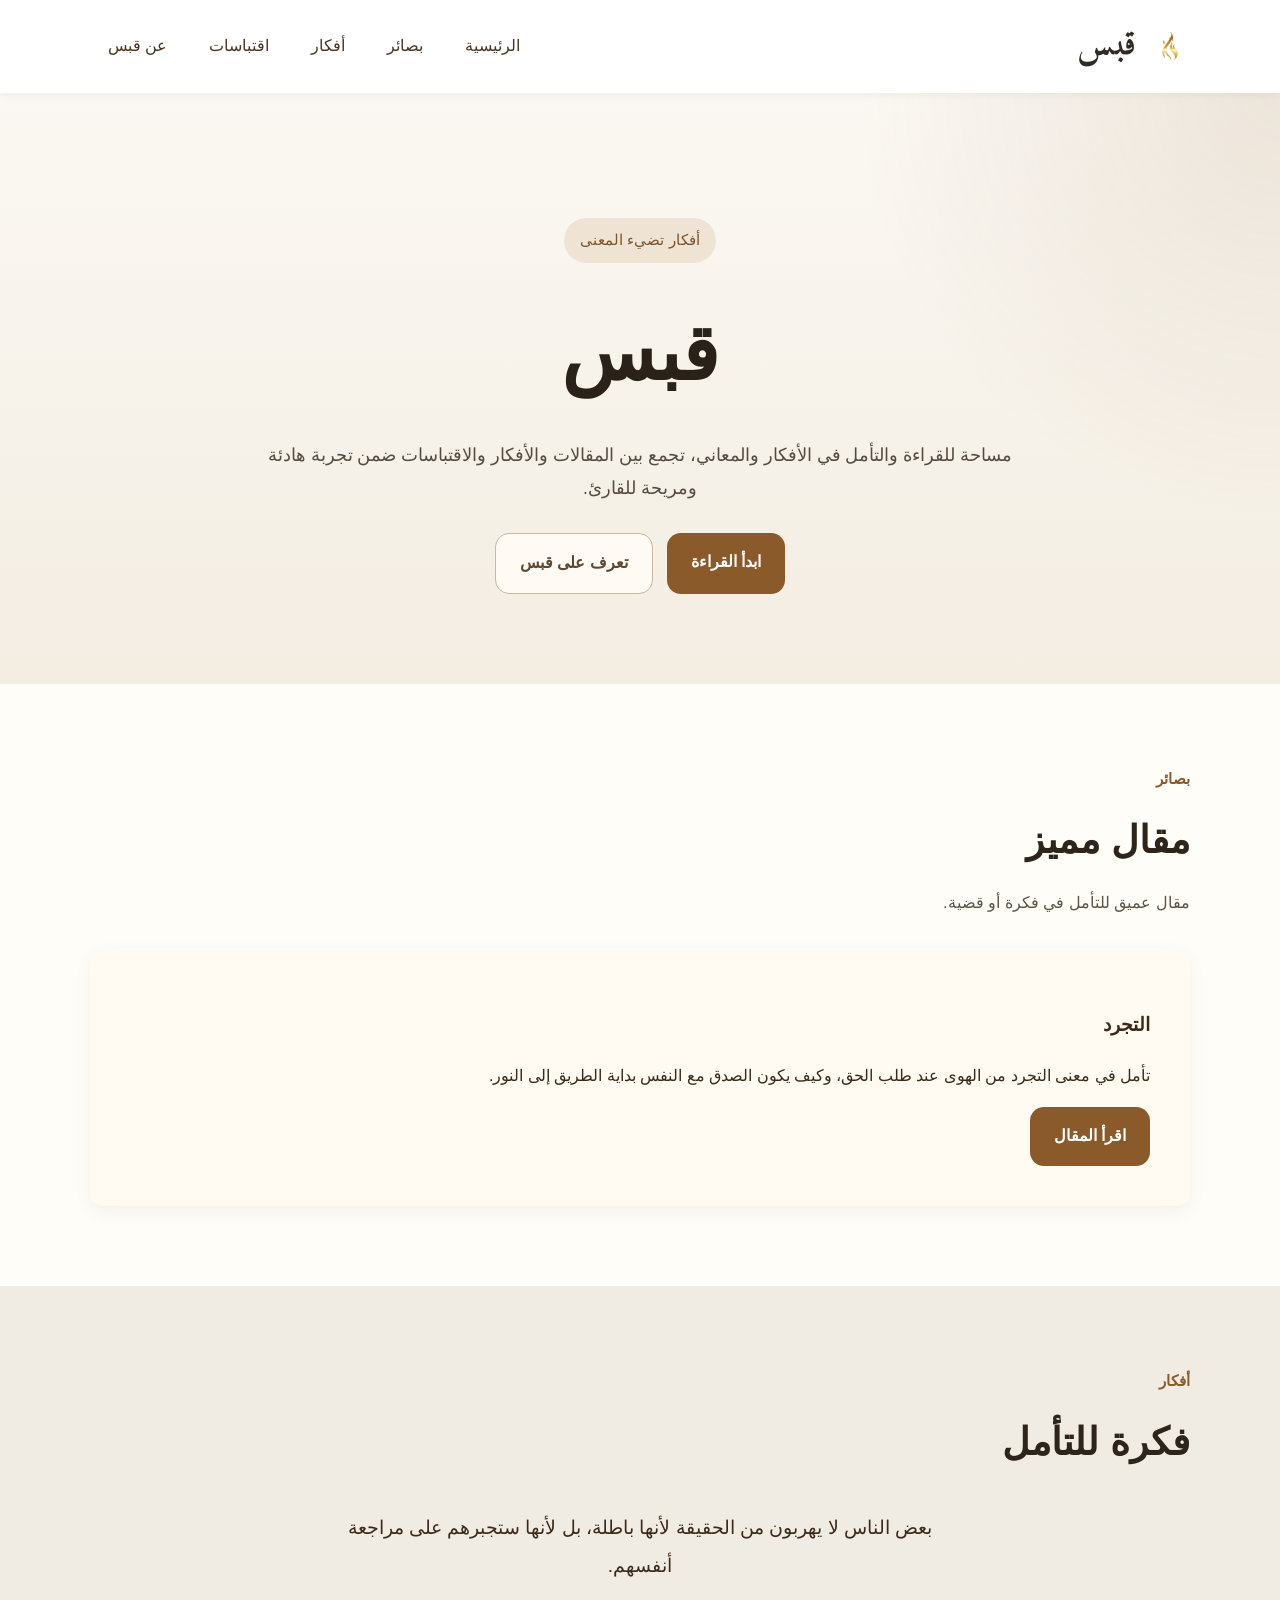
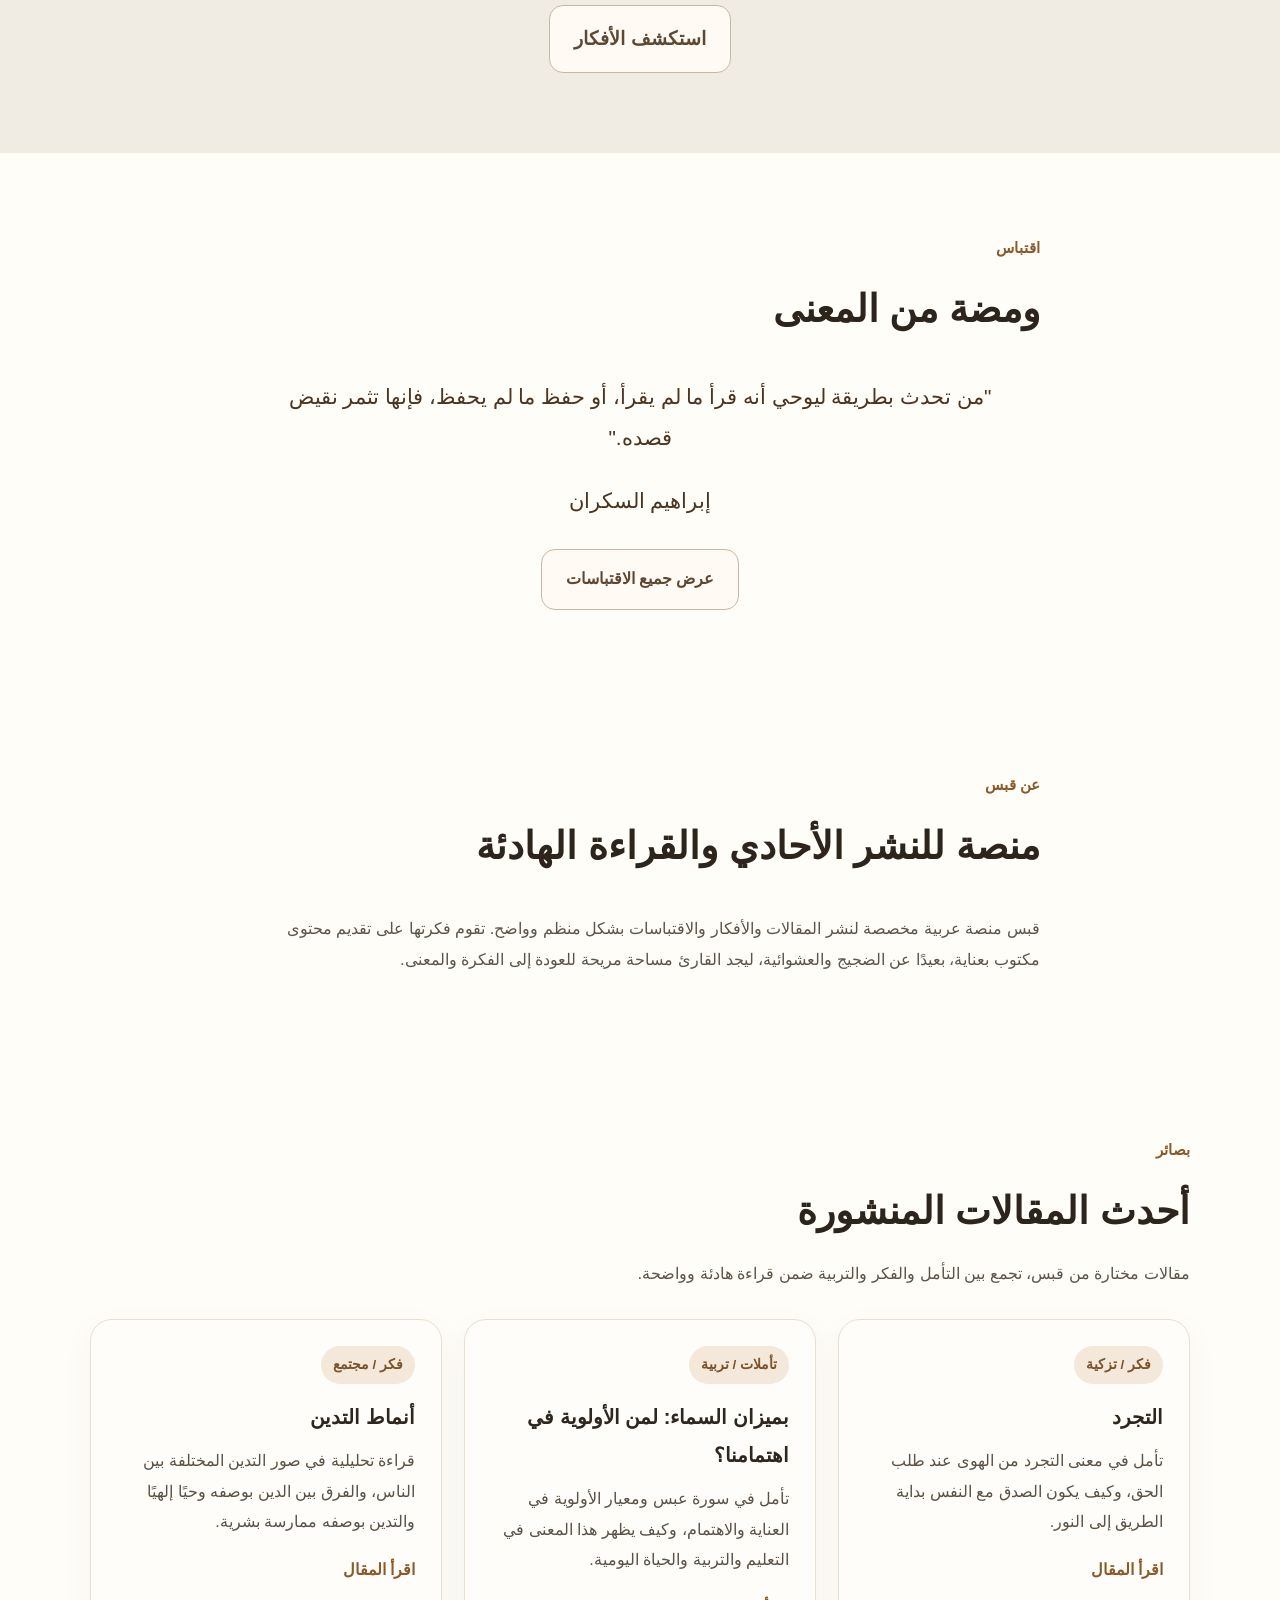
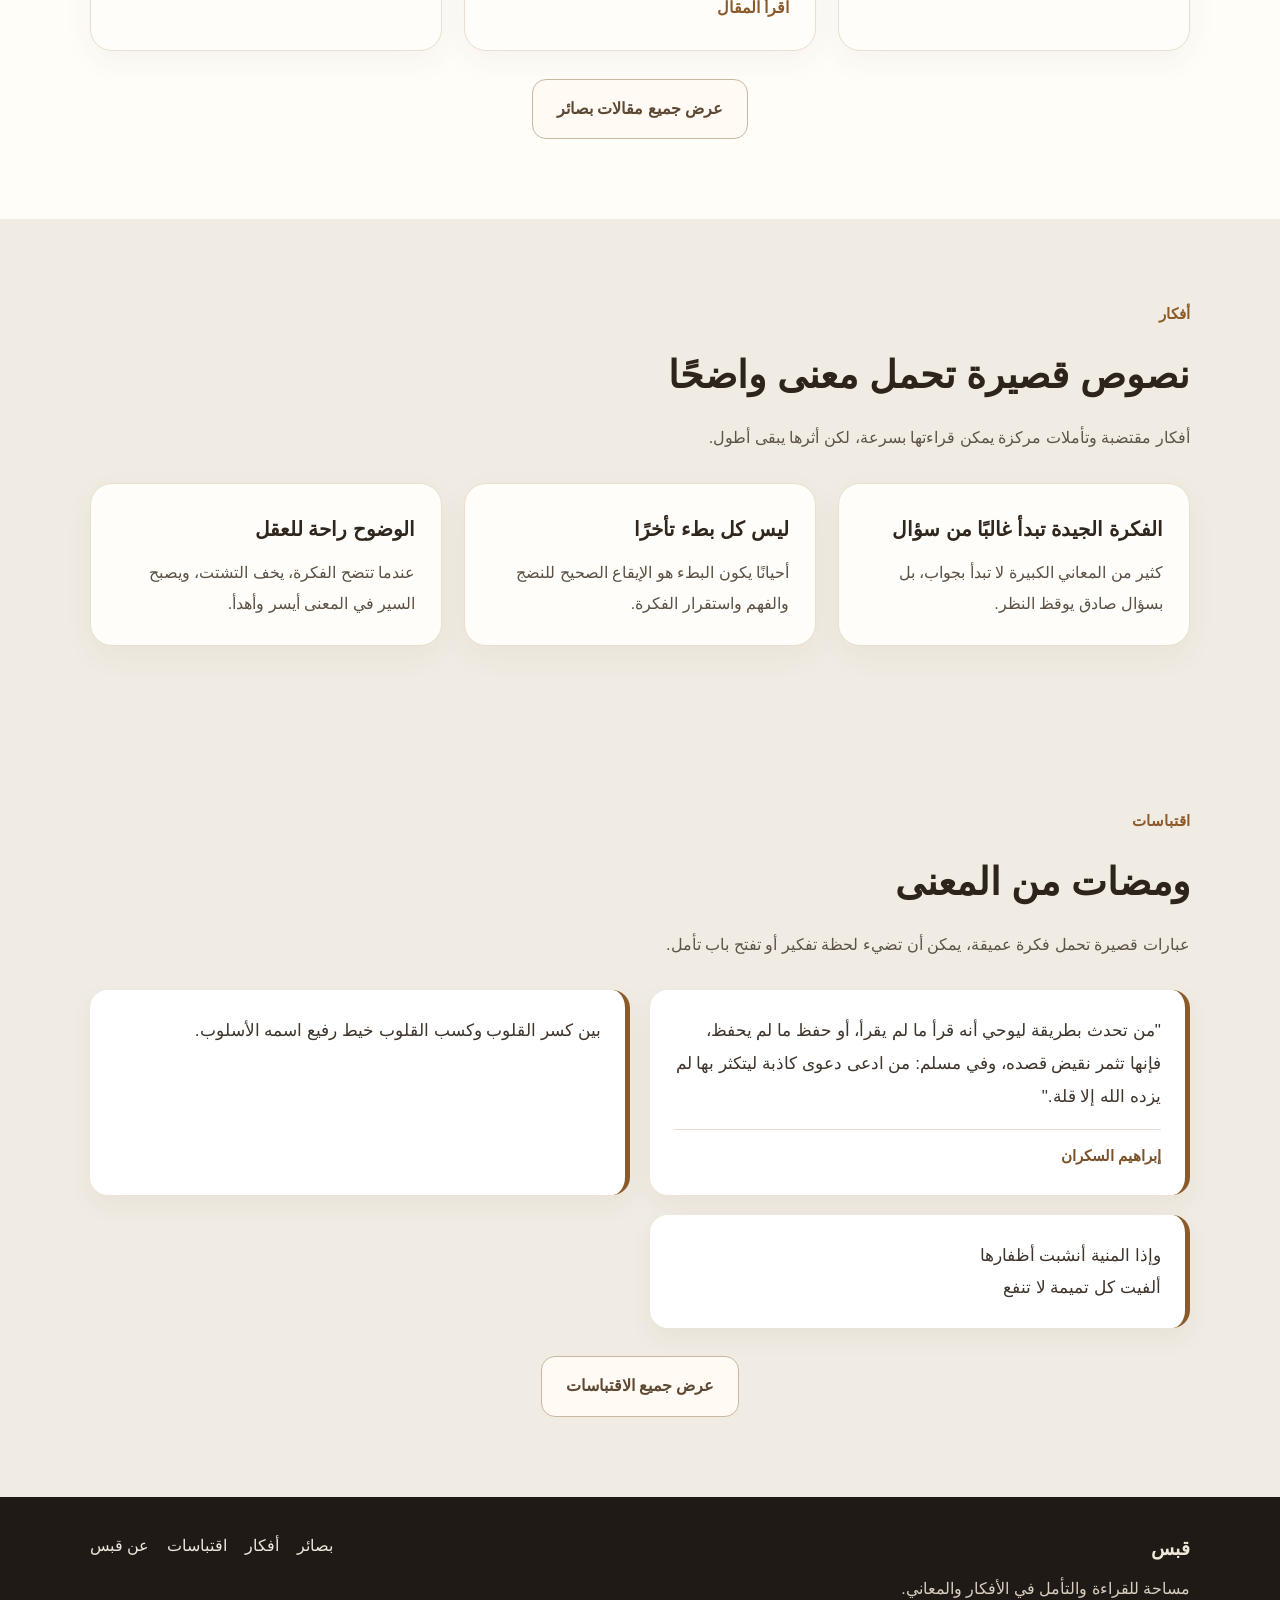
<file: qabas/index.html>
<!DOCTYPE html>
<html lang="ar" dir="rtl">
<head>
  <!-- Basic page metadata -->
  <meta charset="UTF-8" />
  <meta name="viewport" content="width=device-width, initial-scale=1.0" />
  <title>قبس</title>
  <meta
    name="description"
    content="قبس - مساحة للقراءة والتأمل في الأفكار والمعاني"
  />

  <!-- Google font -->
  <link
    href="https://fonts.googleapis.com/css2?family=Amiri:wght@400;700&display=swap"
    rel="stylesheet"
  />

  <!-- Main stylesheet -->
  <link rel="stylesheet" href="css/style.css" />
</head>
<body>
  <!-- Site header -->
  <header class="site-header">
    <div class="container header-content">
      <!-- Logo -->
      <a href="index.html" class="logo" aria-label="العودة إلى الصفحة الرئيسية">
        <img src="images/flame.png" alt="شعار قبس" />
        <span class="logo-text">قبس</span>
      </a>

      <!-- Mobile menu button -->
      <button class="menu-toggle" id="menuToggle" aria-label="فتح القائمة">
        ☰
      </button>

      <!-- Main navigation -->
      <nav class="main-nav" id="mainNav">
        <a href="index.html">الرئيسية</a>
        <a href="pages/basair.html">بصائر</a>
        <a href="pages/afkar.html">أفكار</a>
        <a href="pages/quotes.html">اقتباسات</a>
        <a href="pages/about.html">عن قبس</a>
      </nav>
    </div>
  </header>

  <main>
    <!-- Hero section -->
    <section class="hero">
      <div class="container hero-content">
        <p class="hero-tag">أفكار تضيء المعنى</p>
        <h1>قبس</h1>
        <p class="hero-text">
          مساحة للقراءة والتأمل في الأفكار والمعاني، تجمع بين المقالات
          والأفكار والاقتباسات ضمن تجربة هادئة ومريحة للقارئ.
        </p>

        <div class="hero-actions">
          <a href="#latest-articles" class="btn btn-primary">ابدأ القراءة</a>
          <a href="pages/about.html" class="btn btn-secondary">تعرف على قبس</a>
        </div>
      </div>
    </section>

    <!-- Featured article section -->
    <section class="section-space">
      <div class="container">
        <div class="section-heading">
          <span class="section-kicker">بصائر</span>
          <h2>مقال مميز</h2>
          <p class="section-text">
            مقال عميق للتأمل في فكرة أو قضية.
          </p>
        </div>

        <article class="featured-article">
          <h3>التجرد</h3>
          <p>
            تأمل في معنى التجرد من الهوى عند طلب الحق، وكيف يكون الصدق مع النفس
            بداية الطريق إلى النور.
          </p>

          <a href="articles/article-3.html" class="btn btn-primary">
            اقرأ المقال
          </a>
        </article>
      </div>
    </section>

    <!-- Featured idea section -->
    <section class="section-space alt-section">
      <div class="container">
        <div class="section-heading">
          <span class="section-kicker">أفكار</span>
          <h2>فكرة للتأمل</h2>
        </div>

        <div class="idea-home">
          <p>
            بعض الناس لا يهربون من الحقيقة لأنها باطلة،
            بل لأنها ستجبرهم على مراجعة أنفسهم.
          </p>

          <a href="pages/afkar.html" class="btn btn-secondary">
            استكشف الأفكار
          </a>
        </div>
      </div>
    </section>

    <!-- Highlighted quote section -->
    <section class="section-space">
      <div class="container narrow">
        <div class="section-heading">
          <span class="section-kicker">اقتباس</span>
          <h2>ومضة من المعنى</h2>
        </div>

        <blockquote class="quote-highlight">
          <p>
            "من تحدث بطريقة ليوحي أنه قرأ ما لم يقرأ،
            أو حفظ ما لم يحفظ،
            فإنها تثمر نقيض قصده."
          </p>
          <footer>إبراهيم السكران</footer>
        </blockquote>

        <div class="section-more">
          <a href="pages/quotes.html" class="btn btn-secondary">
            عرض جميع الاقتباسات
          </a>
        </div>
      </div>
    </section>

    <!-- About platform section -->
    <section class="intro section-space">
      <div class="container narrow">
        <div class="section-heading">
          <span class="section-kicker">عن قبس</span>
          <h2>منصة للنشر الأحادي والقراءة الهادئة</h2>
        </div>

        <p class="section-text">
          قبس منصة عربية مخصصة لنشر المقالات والأفكار والاقتباسات بشكل منظم
          وواضح. تقوم فكرتها على تقديم محتوى مكتوب بعناية، بعيدًا عن الضجيج
          والعشوائية، ليجد القارئ مساحة مريحة للعودة إلى الفكرة والمعنى.
        </p>
      </div>
    </section>

    <!-- Latest articles section -->
    <section class="section-space" id="latest-articles">
      <div class="container">
        <div class="section-heading">
          <span class="section-kicker">بصائر</span>
          <h2>أحدث المقالات المنشورة</h2>
          <p class="section-text">
            مقالات مختارة من قبس، تجمع بين التأمل والفكر والتربية ضمن قراءة
            هادئة وواضحة.
          </p>
        </div>

        <div class="cards-grid cards-grid-large">
          <article class="card card-feature">
            <span class="card-badge">فكر / تزكية</span>
            <h3>التجرد</h3>
            <p>
              تأمل في معنى التجرد من الهوى عند طلب الحق، وكيف يكون الصدق مع النفس
              بداية الطريق إلى النور.
            </p>
            <a href="articles/article-3.html" class="card-link">اقرأ المقال</a>
          </article>

          <article class="card card-feature">
            <span class="card-badge">تأملات / تربية</span>
            <h3>بميزان السماء: لمن الأولوية في اهتمامنا؟</h3>
            <p>
              تأمل في سورة عبس ومعيار الأولوية في العناية والاهتمام، وكيف يظهر
              هذا المعنى في التعليم والتربية والحياة اليومية.
            </p>
            <a href="articles/article-5.html" class="card-link">اقرأ المقال</a>
          </article>

          <article class="card card-feature">
            <span class="card-badge">فكر / مجتمع</span>
            <h3>أنماط التدين</h3>
            <p>
              قراءة تحليلية في صور التدين المختلفة بين الناس، والفرق بين الدين
              بوصفه وحيًا إلهيًا والتدين بوصفه ممارسة بشرية.
            </p>
            <a href="articles/article-4.html" class="card-link">اقرأ المقال</a>
          </article>
        </div>

        <div class="section-more">
          <a href="pages/basair.html" class="btn btn-secondary">
            عرض جميع مقالات بصائر
          </a>
        </div>
      </div>
    </section>

    <!-- Short ideas preview -->
    <section class="section-space alt-section">
      <div class="container">
        <div class="section-heading">
          <span class="section-kicker">أفكار</span>
          <h2>نصوص قصيرة تحمل معنى واضحًا</h2>
          <p class="section-text">
            أفكار مقتضبة وتأملات مركزة يمكن قراءتها بسرعة، لكن أثرها يبقى أطول.
          </p>
        </div>

        <div class="cards-grid cards-grid-small">
          <article class="card">
            <h3>الفكرة الجيدة تبدأ غالبًا من سؤال</h3>
            <p>
              كثير من المعاني الكبيرة لا تبدأ بجواب، بل بسؤال صادق يوقظ النظر.
            </p>
          </article>

          <article class="card">
            <h3>ليس كل بطء تأخرًا</h3>
            <p>
              أحيانًا يكون البطء هو الإيقاع الصحيح للنضج والفهم واستقرار الفكرة.
            </p>
          </article>

          <article class="card">
            <h3>الوضوح راحة للعقل</h3>
            <p>
              عندما تتضح الفكرة، يخف التشتت، ويصبح السير في المعنى أيسر وأهدأ.
            </p>
          </article>
        </div>
      </div>
    </section>

    <!-- Quotes preview -->
    <section class="section-space alt-section">
      <div class="container">
        <div class="section-heading">
          <span class="section-kicker">اقتباسات</span>
          <h2>ومضات من المعنى</h2>
          <p class="section-text">
            عبارات قصيرة تحمل فكرة عميقة، يمكن أن تضيء لحظة تفكير أو تفتح باب تأمل.
          </p>
        </div>

        <div class="quotes-grid">
          <figure class="quote-card">
            <blockquote>
              <p>
                "من تحدث بطريقة ليوحي أنه قرأ ما لم يقرأ،
                أو حفظ ما لم يحفظ، فإنها تثمر نقيض قصده،
                وفي مسلم: من ادعى دعوى كاذبة ليتكثر بها
                لم يزده الله إلا قلة."
              </p>
            </blockquote>
            <figcaption class="quote-source">إبراهيم السكران</figcaption>
          </figure>

          <figure class="quote-card">
            <blockquote>
              <p>
                بين كسر القلوب وكسب القلوب
                خيط رفيع اسمه الأسلوب.
              </p>
            </blockquote>
          </figure>

          <figure class="quote-card">
            <blockquote>
              <p>
                وإذا المنية أنشبت أظفارها
                <br />
                ألفيت كل تميمة لا تنفع
              </p>
            </blockquote>
          </figure>
        </div>

        <div class="section-more">
          <a href="pages/quotes.html" class="btn btn-secondary">
            عرض جميع الاقتباسات
          </a>
        </div>
      </div>
    </section>
  </main>

  <!-- Site footer -->
  <footer class="site-footer">
    <div class="container footer-content">
      <div>
        <h3>قبس</h3>
        <p>مساحة للقراءة والتأمل في الأفكار والمعاني.</p>
      </div>

      <div class="footer-links">
        <a href="pages/basair.html">بصائر</a>
        <a href="pages/afkar.html">أفكار</a>
        <a href="pages/quotes.html">اقتباسات</a>
        <a href="pages/about.html">عن قبس</a>
      </div>
    </div>
  </footer>

  <!-- Main JavaScript file -->
  <script src="js/script.js"></script>
</body>
</html>
</file>
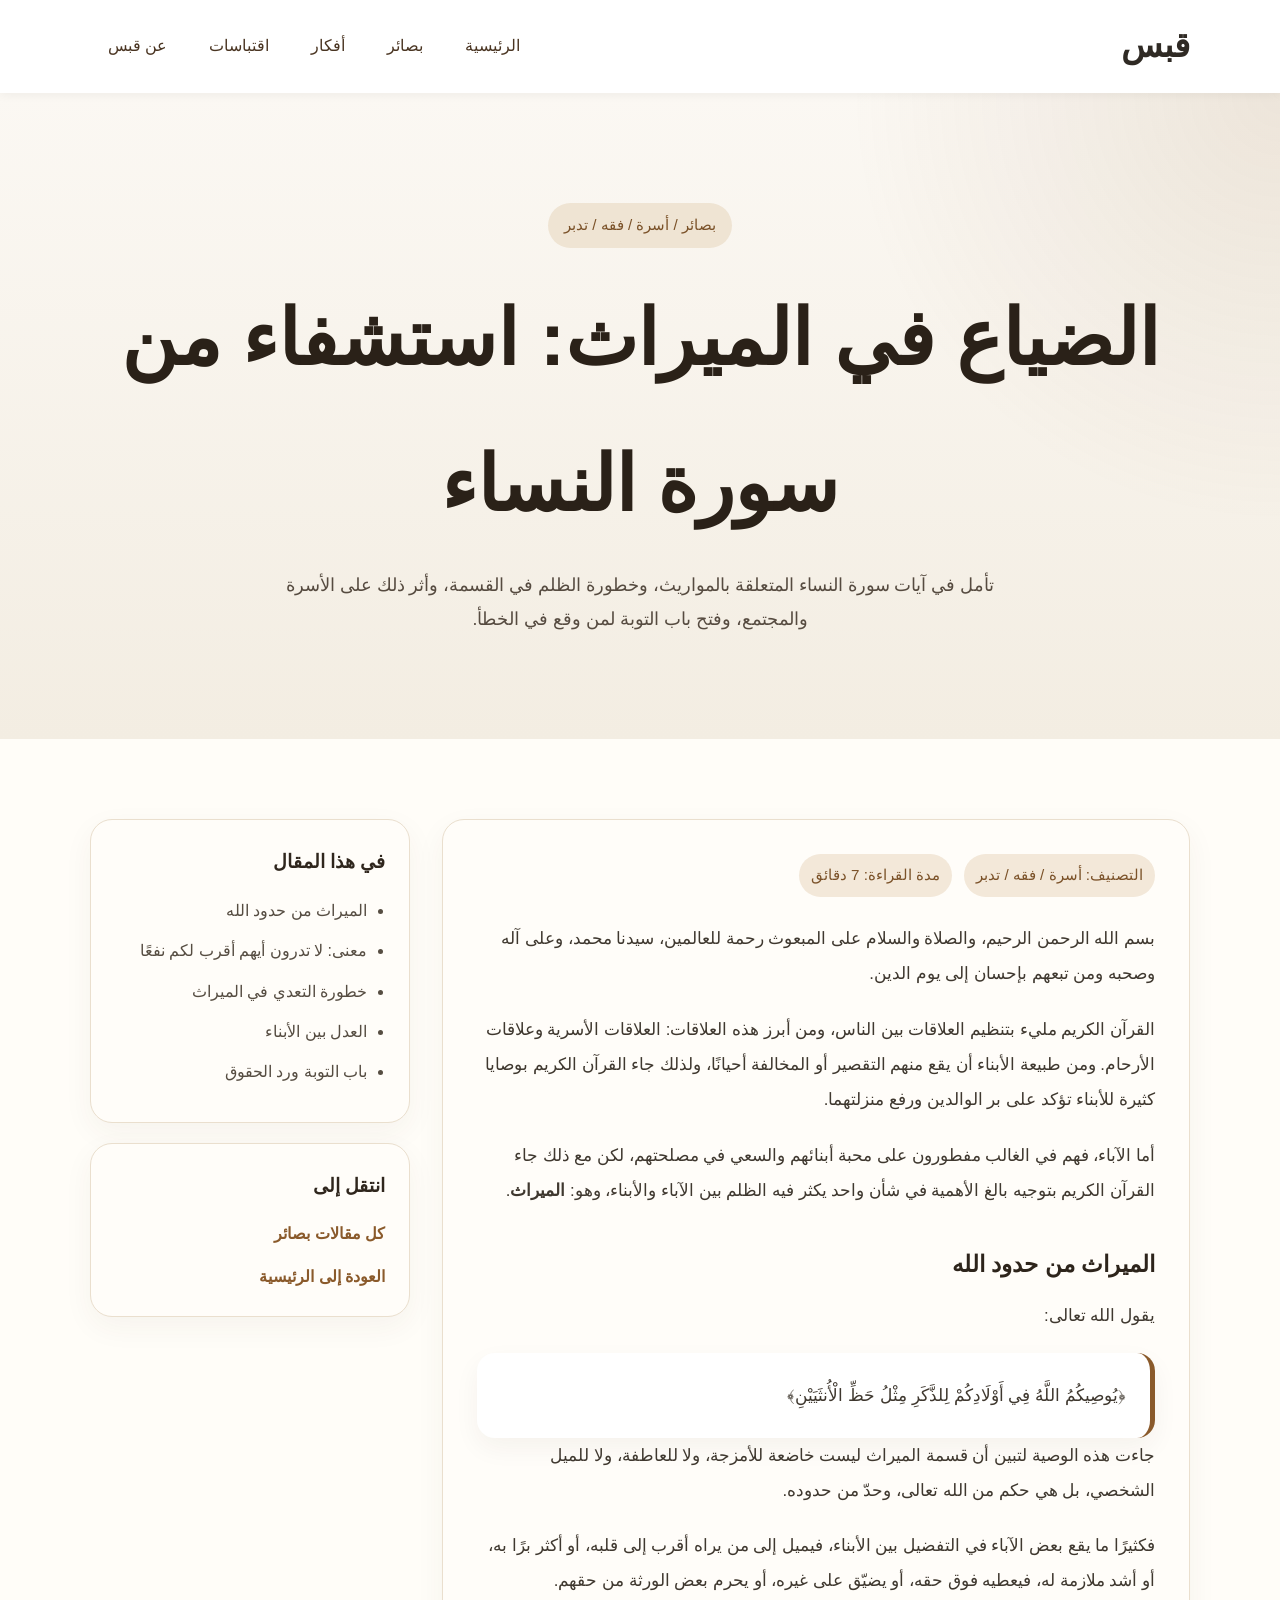
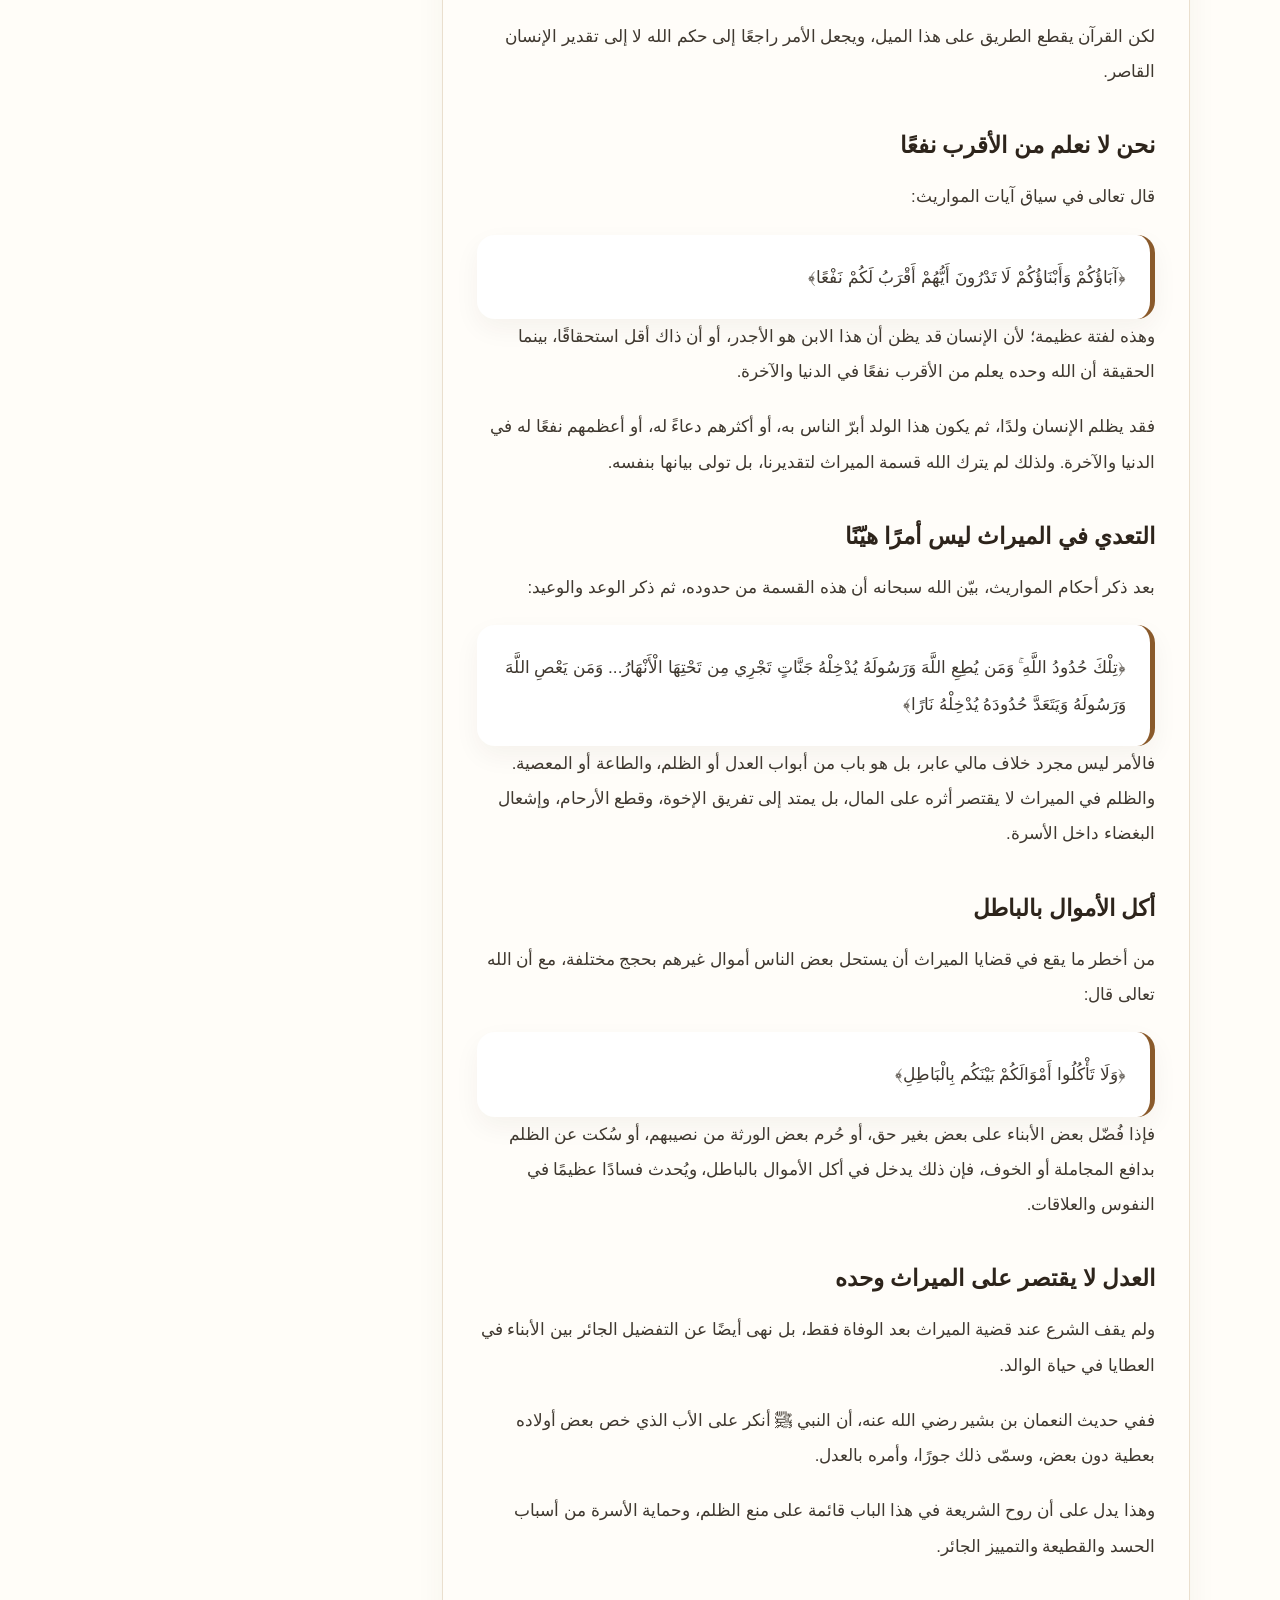
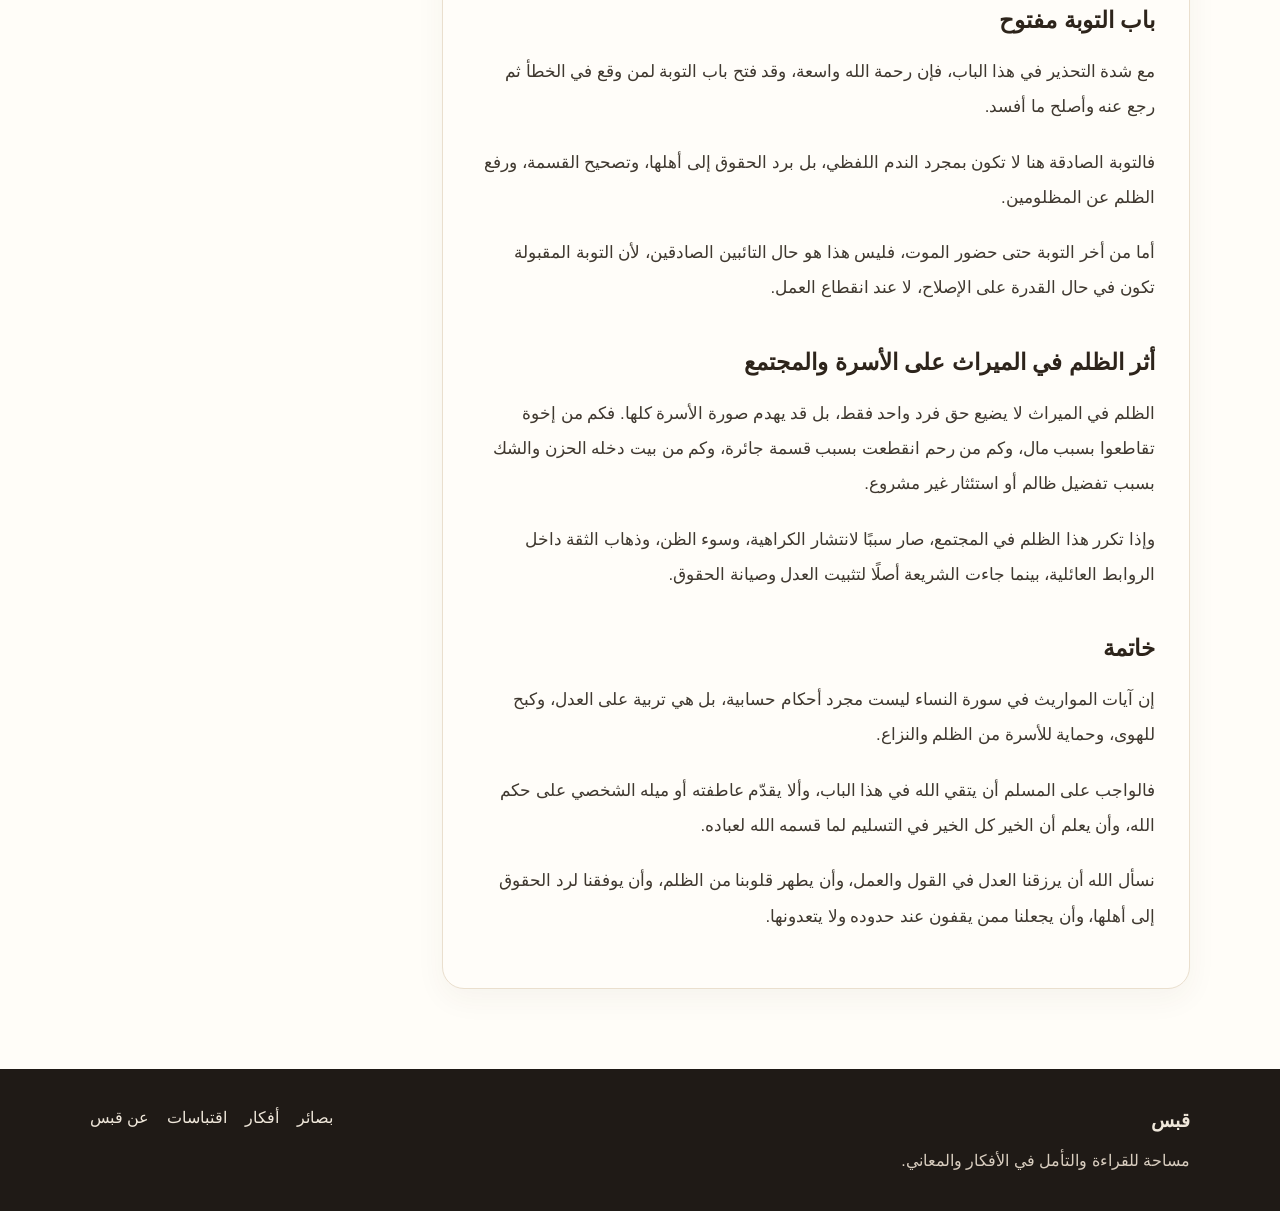
<file: qabas/articles/article-1.html>
<!DOCTYPE html>
<html lang="ar" dir="rtl">
<head>
  <meta charset="UTF-8" />
  <meta name="viewport" content="width=device-width, initial-scale=1.0" />
  <title>الضياع في الميراث: استشفاء من سورة النساء | قبس</title>
  <meta name="description" content="تأمل في آيات سورة النساء المتعلقة بالمواريث، وخطورة الظلم في القسمة، وأثر ذلك على الأسرة والمجتمع." />
  <link rel="stylesheet" href="../css/style.css" />
</head>
<body>
  <header class="site-header">
    <div class="container header-content">
      <a href="../index.html" class="logo">قبس</a>

      <button class="menu-toggle" id="menuToggle" aria-label="فتح القائمة">
        ☰
      </button>

      <nav class="main-nav" id="mainNav">
        <a href="../index.html">الرئيسية</a>
        <a href="../pages/basair.html">بصائر</a>
        <a href="../pages/afkar.html">أفكار</a>
        <a href="../pages/quotes.html">اقتباسات</a>
        <a href="../pages/about.html">عن قبس</a>
      </nav>
    </div>
  </header>

  <main>
    <section class="hero hero-inner">
      <div class="container hero-content">
        <p class="hero-tag">بصائر / أسرة / فقه / تدبر</p>
        <h1>الضياع في الميراث: استشفاء من سورة النساء</h1>
        <p class="hero-text">
          تأمل في آيات سورة النساء المتعلقة بالمواريث، وخطورة الظلم في القسمة،
          وأثر ذلك على الأسرة والمجتمع، وفتح باب التوبة لمن وقع في الخطأ.
        </p>
      </div>
    </section>

    <section class="section-space">
      <div class="container article-layout">
        <article class="article-content">
          <div class="article-meta">
            <span>التصنيف: أسرة / فقه / تدبر</span>
            <span>مدة القراءة: 7 دقائق</span>
          </div>

          <p>
            بسم الله الرحمن الرحيم، والصلاة والسلام على المبعوث رحمة للعالمين،
            سيدنا محمد، وعلى آله وصحبه ومن تبعهم بإحسان إلى يوم الدين.
          </p>

          <p>
            القرآن الكريم مليء بتنظيم العلاقات بين الناس، ومن أبرز هذه العلاقات:
            العلاقات الأسرية وعلاقات الأرحام. ومن طبيعة الأبناء أن يقع منهم
            التقصير أو المخالفة أحيانًا، ولذلك جاء القرآن الكريم بوصايا كثيرة
            للأبناء تؤكد على بر الوالدين ورفع منزلتهما.
          </p>

          <p>
            أما الآباء، فهم في الغالب مفطورون على محبة أبنائهم والسعي في
            مصلحتهم، لكن مع ذلك جاء القرآن الكريم بتوجيه بالغ الأهمية في شأن
            واحد يكثر فيه الظلم بين الآباء والأبناء، وهو: <strong>الميراث</strong>.
          </p>

          <h2>الميراث من حدود الله</h2>

          <p>
            يقول الله تعالى:
          </p>

          <blockquote class="quote-card">
            <p>
              ﴿يُوصِيكُمُ اللَّهُ فِي أَوْلَادِكُمْ لِلذَّكَرِ مِثْلُ حَظِّ الْأُنثَيَيْنِ﴾
            </p>
          </blockquote>

          <p>
            جاءت هذه الوصية لتبين أن قسمة الميراث ليست خاضعة للأمزجة، ولا
            للعاطفة، ولا للميل الشخصي، بل هي حكم من الله تعالى، وحدّ من حدوده.
          </p>

          <p>
            فكثيرًا ما يقع بعض الآباء في التفضيل بين الأبناء، فيميل إلى من يراه
            أقرب إلى قلبه، أو أكثر برًا به، أو أشد ملازمة له، فيعطيه فوق حقه،
            أو يضيّق على غيره، أو يحرم بعض الورثة من حقهم.
          </p>

          <p>
            لكن القرآن يقطع الطريق على هذا الميل، ويجعل الأمر راجعًا إلى حكم
            الله لا إلى تقدير الإنسان القاصر.
          </p>

          <h2>نحن لا نعلم من الأقرب نفعًا</h2>

          <p>
            قال تعالى في سياق آيات المواريث:
          </p>

          <blockquote class="quote-card">
            <p>
              ﴿آبَاؤُكُمْ وَأَبْنَاؤُكُمْ لَا تَدْرُونَ أَيُّهُمْ أَقْرَبُ لَكُمْ نَفْعًا﴾
            </p>
          </blockquote>

          <p>
            وهذه لفتة عظيمة؛ لأن الإنسان قد يظن أن هذا الابن هو الأجدر، أو أن
            ذاك أقل استحقاقًا، بينما الحقيقة أن الله وحده يعلم من الأقرب نفعًا
            في الدنيا والآخرة.
          </p>

          <p>
            فقد يظلم الإنسان ولدًا، ثم يكون هذا الولد أبرّ الناس به، أو أكثرهم
            دعاءً له، أو أعظمهم نفعًا له في الدنيا والآخرة. ولذلك لم يترك الله
            قسمة الميراث لتقديرنا، بل تولى بيانها بنفسه.
          </p>

          <h2>التعدي في الميراث ليس أمرًا هيّنًا</h2>

          <p>
            بعد ذكر أحكام المواريث، بيّن الله سبحانه أن هذه القسمة من حدوده،
            ثم ذكر الوعد والوعيد:
          </p>

          <blockquote class="quote-card">
            <p>
              ﴿تِلْكَ حُدُودُ اللَّهِ ۚ وَمَن يُطِعِ اللَّهَ وَرَسُولَهُ يُدْخِلْهُ
              جَنَّاتٍ تَجْرِي مِن تَحْتِهَا الْأَنْهَارُ... وَمَن يَعْصِ اللَّهَ
              وَرَسُولَهُ وَيَتَعَدَّ حُدُودَهُ يُدْخِلْهُ نَارًا﴾
            </p>
          </blockquote>

          <p>
            فالأمر ليس مجرد خلاف مالي عابر، بل هو باب من أبواب العدل أو الظلم،
            والطاعة أو المعصية. والظلم في الميراث لا يقتصر أثره على المال، بل
            يمتد إلى تفريق الإخوة، وقطع الأرحام، وإشعال البغضاء داخل الأسرة.
          </p>

          <h2>أكل الأموال بالباطل</h2>

          <p>
            من أخطر ما يقع في قضايا الميراث أن يستحل بعض الناس أموال غيرهم بحجج
            مختلفة، مع أن الله تعالى قال:
          </p>

          <blockquote class="quote-card">
            <p>
              ﴿وَلَا تَأْكُلُوا أَمْوَالَكُمْ بَيْنَكُم بِالْبَاطِلِ﴾
            </p>
          </blockquote>

          <p>
            فإذا فُضّل بعض الأبناء على بعض بغير حق، أو حُرم بعض الورثة من
            نصيبهم، أو سُكت عن الظلم بدافع المجاملة أو الخوف، فإن ذلك يدخل في
            أكل الأموال بالباطل، ويُحدث فسادًا عظيمًا في النفوس والعلاقات.
          </p>

          <h2>العدل لا يقتصر على الميراث وحده</h2>

          <p>
            ولم يقف الشرع عند قضية الميراث بعد الوفاة فقط، بل نهى أيضًا عن
            التفضيل الجائر بين الأبناء في العطايا في حياة الوالد.
          </p>

          <p>
            ففي حديث النعمان بن بشير رضي الله عنه، أن النبي ﷺ أنكر على الأب
            الذي خص بعض أولاده بعطية دون بعض، وسمّى ذلك جورًا، وأمره بالعدل.
          </p>

          <p>
            وهذا يدل على أن روح الشريعة في هذا الباب قائمة على منع الظلم،
            وحماية الأسرة من أسباب الحسد والقطيعة والتمييز الجائر.
          </p>

          <h2>باب التوبة مفتوح</h2>

          <p>
            مع شدة التحذير في هذا الباب، فإن رحمة الله واسعة، وقد فتح باب
            التوبة لمن وقع في الخطأ ثم رجع عنه وأصلح ما أفسد.
          </p>

          <p>
            فالتوبة الصادقة هنا لا تكون بمجرد الندم اللفظي، بل برد الحقوق إلى
            أهلها، وتصحيح القسمة، ورفع الظلم عن المظلومين.
          </p>

          <p>
            أما من أخر التوبة حتى حضور الموت، فليس هذا هو حال التائبين الصادقين،
            لأن التوبة المقبولة تكون في حال القدرة على الإصلاح، لا عند انقطاع
            العمل.
          </p>

          <h2>أثر الظلم في الميراث على الأسرة والمجتمع</h2>

          <p>
            الظلم في الميراث لا يضيع حق فرد واحد فقط، بل قد يهدم صورة الأسرة
            كلها. فكم من إخوة تقاطعوا بسبب مال، وكم من رحم انقطعت بسبب قسمة
            جائرة، وكم من بيت دخله الحزن والشك بسبب تفضيل ظالم أو استئثار غير
            مشروع.
          </p>

          <p>
            وإذا تكرر هذا الظلم في المجتمع، صار سببًا لانتشار الكراهية، وسوء
            الظن، وذهاب الثقة داخل الروابط العائلية، بينما جاءت الشريعة أصلًا
            لتثبيت العدل وصيانة الحقوق.
          </p>

          <h2>خاتمة</h2>

          <p>
            إن آيات المواريث في سورة النساء ليست مجرد أحكام حسابية، بل هي
            تربية على العدل، وكبح للهوى، وحماية للأسرة من الظلم والنزاع.
          </p>

          <p>
            فالواجب على المسلم أن يتقي الله في هذا الباب، وألا يقدّم عاطفته
            أو ميله الشخصي على حكم الله، وأن يعلم أن الخير كل الخير في التسليم
            لما قسمه الله لعباده.
          </p>

          <p>
            نسأل الله أن يرزقنا العدل في القول والعمل، وأن يطهر قلوبنا من
            الظلم، وأن يوفقنا لرد الحقوق إلى أهلها، وأن يجعلنا ممن يقفون عند
            حدوده ولا يتعدونها.
          </p>
        </article>

        <aside class="article-sidebar">
          <div class="sidebar-card">
            <h3>في هذا المقال</h3>
            <ul class="sidebar-list">
              <li>الميراث من حدود الله</li>
              <li>معنى: لا تدرون أيهم أقرب لكم نفعًا</li>
              <li>خطورة التعدي في الميراث</li>
              <li>العدل بين الأبناء</li>
              <li>باب التوبة ورد الحقوق</li>
            </ul>
          </div>

          <div class="sidebar-card">
            <h3>انتقل إلى</h3>
            <div class="sidebar-links">
              <a href="../pages/basair.html">كل مقالات بصائر</a>
              <a href="../index.html">العودة إلى الرئيسية</a>
            </div>
          </div>
        </aside>
      </div>
    </section>
  </main>

  <footer class="site-footer">
    <div class="container footer-content">
      <div>
        <h3>قبس</h3>
        <p>مساحة للقراءة والتأمل في الأفكار والمعاني.</p>
      </div>

      <div class="footer-links">
        <a href="../pages/basair.html">بصائر</a>
        <a href="../pages/afkar.html">أفكار</a>
        <a href="../pages/quotes.html">اقتباسات</a>
        <a href="../pages/about.html">عن قبس</a>
      </div>
    </div>
  </footer>

  <script src="../js/script.js"></script>
</body>
</html>
</file>
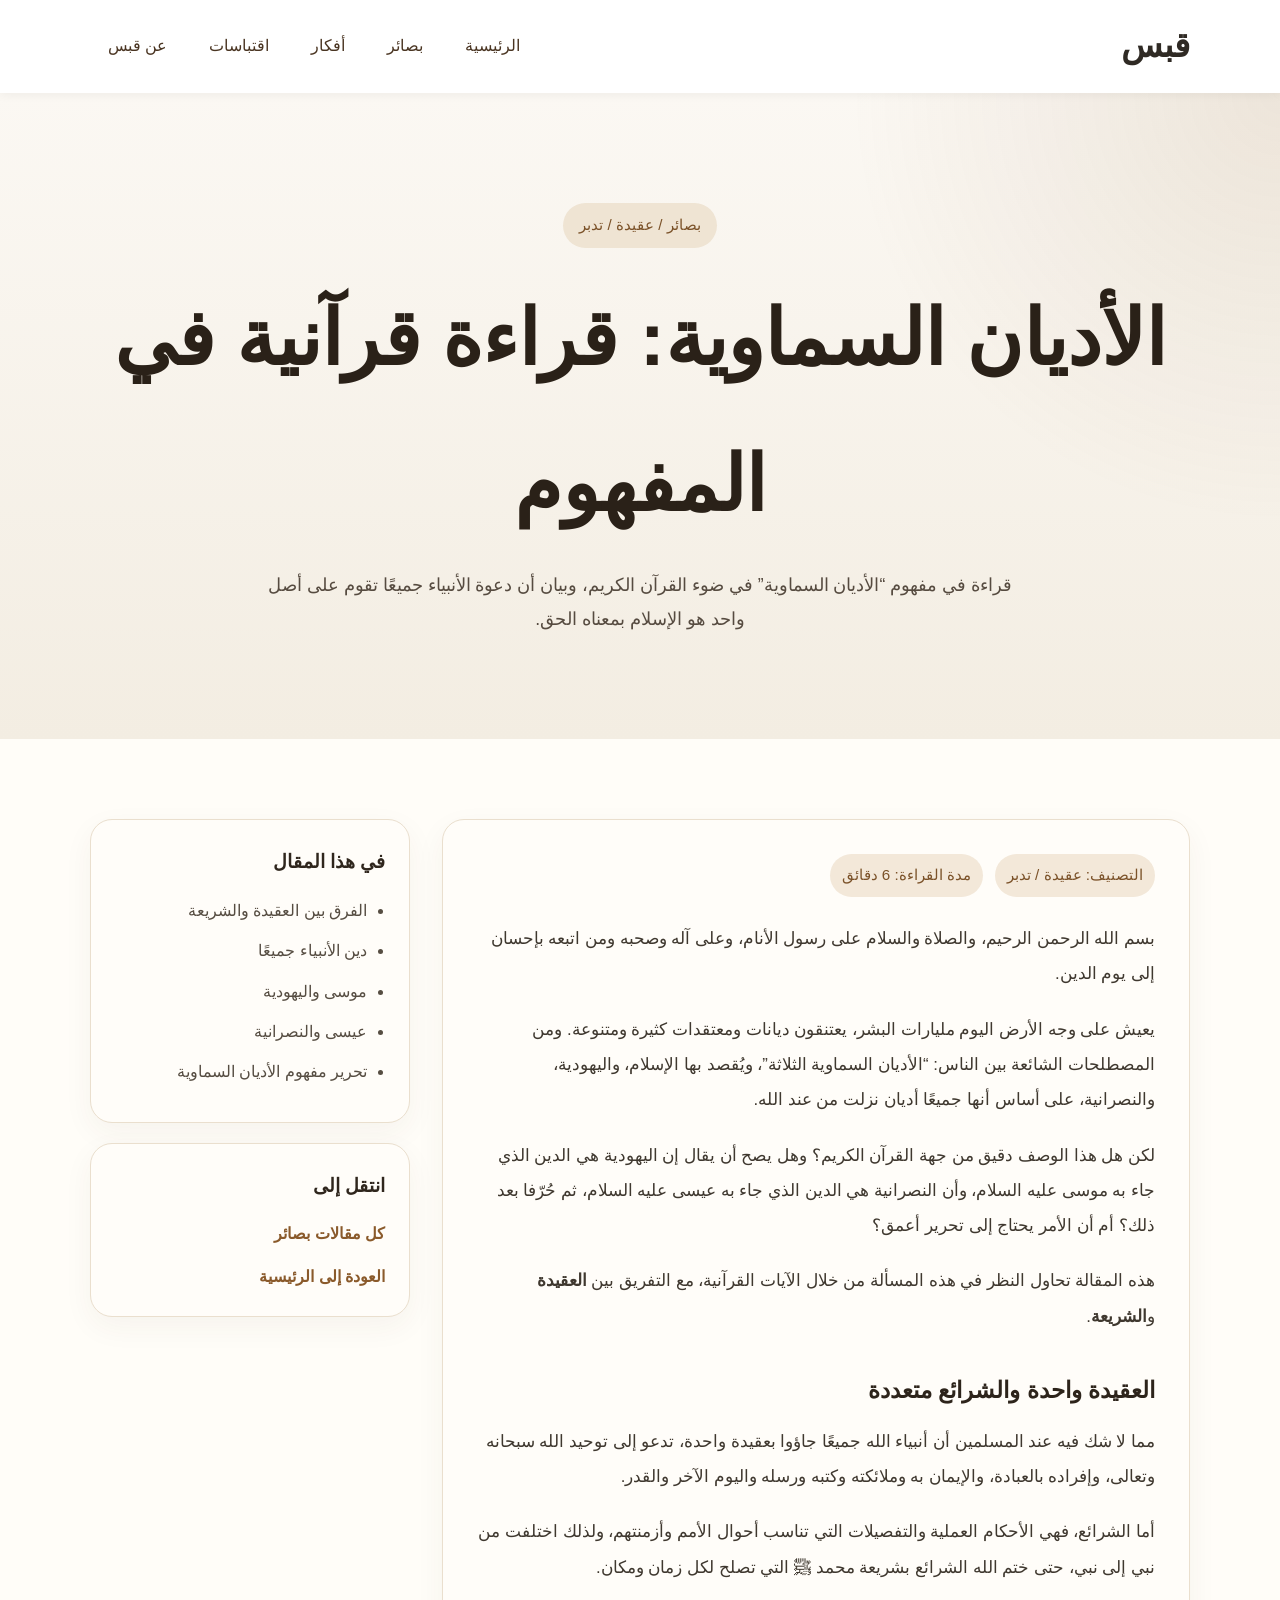
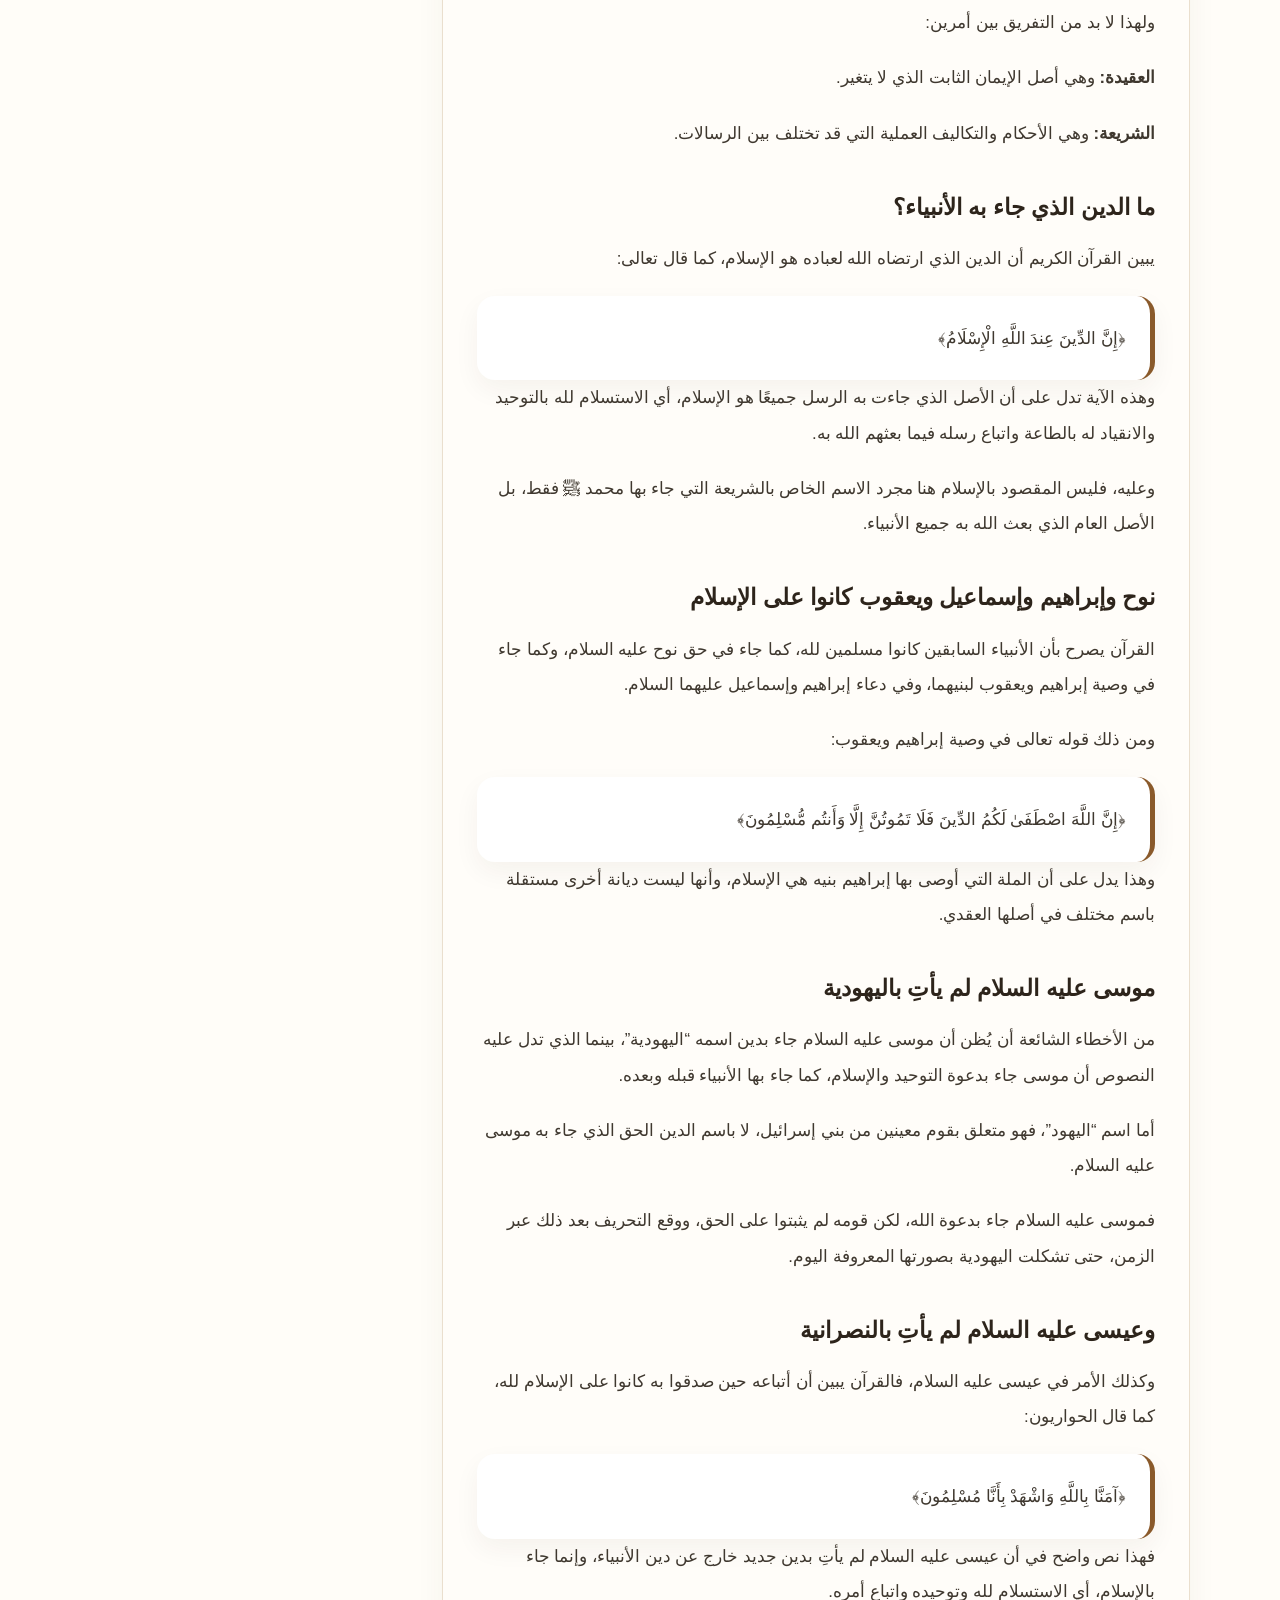
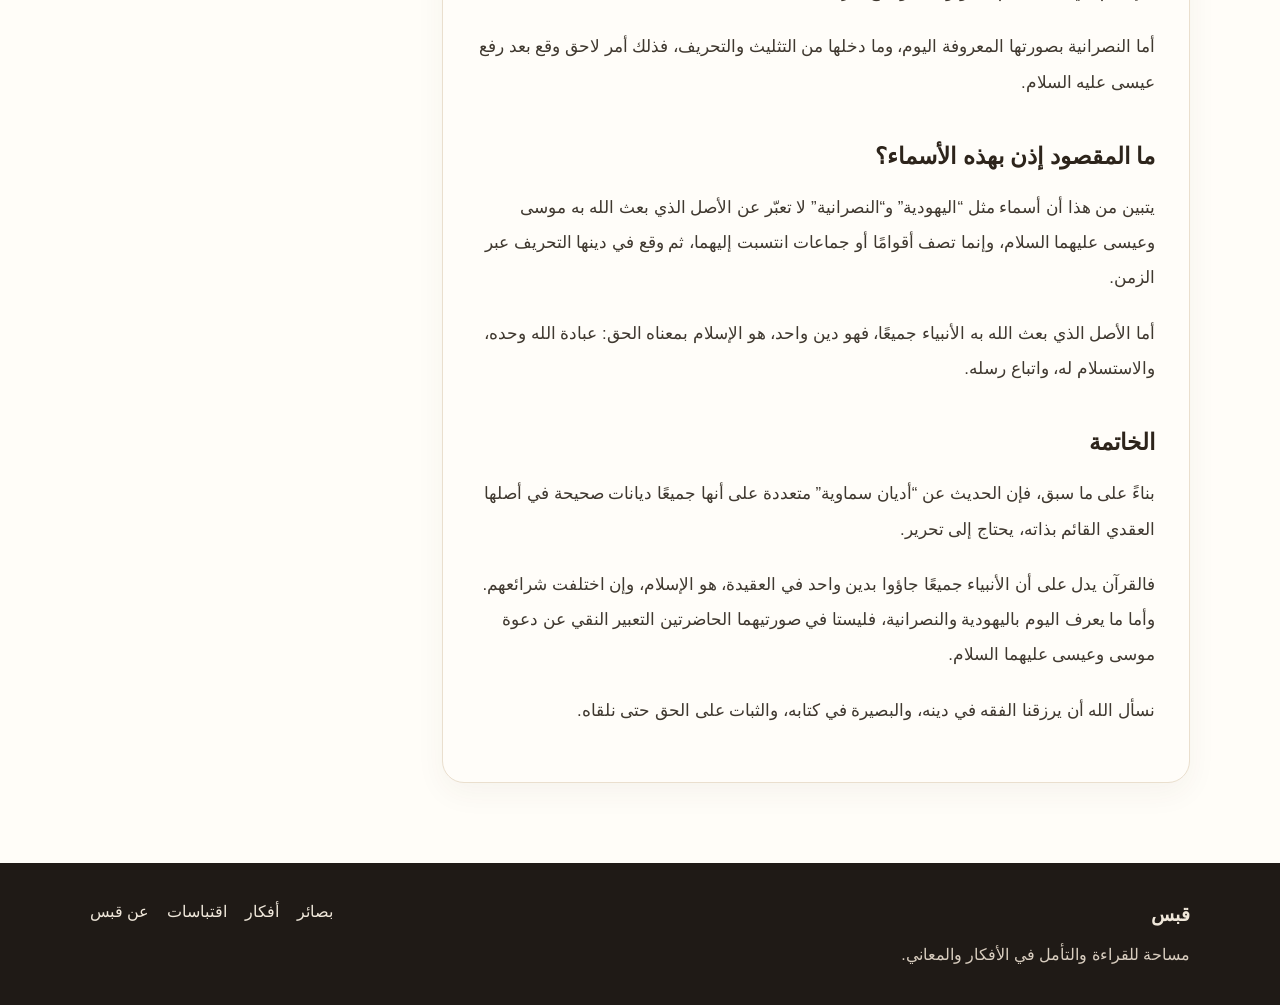
<file: qabas/articles/article-2.html>
<!DOCTYPE html>
<html lang="ar" dir="rtl">
<head>
  <meta charset="UTF-8" />
  <meta name="viewport" content="width=device-width, initial-scale=1.0" />
  <title>الأديان السماوية: قراءة قرآنية في المفهوم | قبس</title>
  <meta name="description" content="مقال يناقش مفهوم الأديان السماوية من خلال الآيات القرآنية، ويرى أن دين الأنبياء جميعًا هو الإسلام." />
  <link rel="stylesheet" href="../css/style.css" />
</head>
<body>
  <header class="site-header">
    <div class="container header-content">
      <a href="../index.html" class="logo">قبس</a>

      <button class="menu-toggle" id="menuToggle" aria-label="فتح القائمة">
        ☰
      </button>

      <nav class="main-nav" id="mainNav">
        <a href="../index.html">الرئيسية</a>
        <a href="../pages/basair.html">بصائر</a>
        <a href="../pages/afkar.html">أفكار</a>
        <a href="../pages/quotes.html">اقتباسات</a>
        <a href="../pages/about.html">عن قبس</a>
      </nav>
    </div>
  </header>

  <main>
    <section class="hero hero-inner">
      <div class="container hero-content">
        <p class="hero-tag">بصائر / عقيدة / تدبر</p>
        <h1>الأديان السماوية: قراءة قرآنية في المفهوم</h1>
        <p class="hero-text">
          قراءة في مفهوم “الأديان السماوية” في ضوء القرآن الكريم، وبيان أن
          دعوة الأنبياء جميعًا تقوم على أصل واحد هو الإسلام بمعناه الحق.
        </p>
      </div>
    </section>

    <section class="section-space">
      <div class="container article-layout">
        <article class="article-content">
          <div class="article-meta">
            <span>التصنيف: عقيدة / تدبر</span>
            <span>مدة القراءة: 6 دقائق</span>
          </div>

          <p>
            بسم الله الرحمن الرحيم، والصلاة والسلام على رسول الأنام، وعلى آله
            وصحبه ومن اتبعه بإحسان إلى يوم الدين.
          </p>

          <p>
            يعيش على وجه الأرض اليوم مليارات البشر، يعتنقون ديانات ومعتقدات
            كثيرة ومتنوعة. ومن المصطلحات الشائعة بين الناس: “الأديان السماوية
            الثلاثة”، ويُقصد بها الإسلام، واليهودية، والنصرانية، على أساس أنها
            جميعًا أديان نزلت من عند الله.
          </p>

          <p>
            لكن هل هذا الوصف دقيق من جهة القرآن الكريم؟ وهل يصح أن يقال إن
            اليهودية هي الدين الذي جاء به موسى عليه السلام، وأن النصرانية هي
            الدين الذي جاء به عيسى عليه السلام، ثم حُرّفا بعد ذلك؟ أم أن الأمر
            يحتاج إلى تحرير أعمق؟
          </p>

          <p>
            هذه المقالة تحاول النظر في هذه المسألة من خلال الآيات القرآنية،
            مع التفريق بين <strong>العقيدة</strong> و<strong>الشريعة</strong>.
          </p>

          <h2>العقيدة واحدة والشرائع متعددة</h2>

          <p>
            مما لا شك فيه عند المسلمين أن أنبياء الله جميعًا جاؤوا بعقيدة واحدة،
            تدعو إلى توحيد الله سبحانه وتعالى، وإفراده بالعبادة، والإيمان به
            وملائكته وكتبه ورسله واليوم الآخر والقدر.
          </p>

          <p>
            أما الشرائع، فهي الأحكام العملية والتفصيلات التي تناسب أحوال الأمم
            وأزمنتهم، ولذلك اختلفت من نبي إلى نبي، حتى ختم الله الشرائع بشريعة
            محمد ﷺ التي تصلح لكل زمان ومكان.
          </p>

          <p>
            ولهذا لا بد من التفريق بين أمرين:
          </p>

          <p>
            <strong>العقيدة:</strong> وهي أصل الإيمان الثابت الذي لا يتغير.
          </p>

          <p>
            <strong>الشريعة:</strong> وهي الأحكام والتكاليف العملية التي قد تختلف
            بين الرسالات.
          </p>

          <h2>ما الدين الذي جاء به الأنبياء؟</h2>

          <p>
            يبين القرآن الكريم أن الدين الذي ارتضاه الله لعباده هو الإسلام،
            كما قال تعالى:
          </p>

          <blockquote class="quote-card">
            <p>
              ﴿إِنَّ الدِّينَ عِندَ اللَّهِ الْإِسْلَامُ﴾
            </p>
          </blockquote>

          <p>
            وهذه الآية تدل على أن الأصل الذي جاءت به الرسل جميعًا هو الإسلام،
            أي الاستسلام لله بالتوحيد والانقياد له بالطاعة واتباع رسله فيما
            بعثهم الله به.
          </p>

          <p>
            وعليه، فليس المقصود بالإسلام هنا مجرد الاسم الخاص بالشريعة التي جاء
            بها محمد ﷺ فقط، بل الأصل العام الذي بعث الله به جميع الأنبياء.
          </p>

          <h2>نوح وإبراهيم وإسماعيل ويعقوب كانوا على الإسلام</h2>

          <p>
            القرآن يصرح بأن الأنبياء السابقين كانوا مسلمين لله، كما جاء في حق
            نوح عليه السلام، وكما جاء في وصية إبراهيم ويعقوب لبنيهما، وفي دعاء
            إبراهيم وإسماعيل عليهما السلام.
          </p>

          <p>
            ومن ذلك قوله تعالى في وصية إبراهيم ويعقوب:
          </p>

          <blockquote class="quote-card">
            <p>
              ﴿إِنَّ اللَّهَ اصْطَفَىٰ لَكُمُ الدِّينَ فَلَا تَمُوتُنَّ إِلَّا
              وَأَنتُم مُّسْلِمُونَ﴾
            </p>
          </blockquote>

          <p>
            وهذا يدل على أن الملة التي أوصى بها إبراهيم بنيه هي الإسلام، وأنها
            ليست ديانة أخرى مستقلة باسم مختلف في أصلها العقدي.
          </p>

          <h2>موسى عليه السلام لم يأتِ باليهودية</h2>

          <p>
            من الأخطاء الشائعة أن يُظن أن موسى عليه السلام جاء بدين اسمه
            “اليهودية”، بينما الذي تدل عليه النصوص أن موسى جاء بدعوة التوحيد
            والإسلام، كما جاء بها الأنبياء قبله وبعده.
          </p>

          <p>
            أما اسم “اليهود”، فهو متعلق بقوم معينين من بني إسرائيل، لا باسم
            الدين الحق الذي جاء به موسى عليه السلام.
          </p>

          <p>
            فموسى عليه السلام جاء بدعوة الله، لكن قومه لم يثبتوا على الحق،
            ووقع التحريف بعد ذلك عبر الزمن، حتى تشكلت اليهودية بصورتها
            المعروفة اليوم.
          </p>

          <h2>وعيسى عليه السلام لم يأتِ بالنصرانية</h2>

          <p>
            وكذلك الأمر في عيسى عليه السلام، فالقرآن يبين أن أتباعه حين صدقوا
            به كانوا على الإسلام لله، كما قال الحواريون:
          </p>

          <blockquote class="quote-card">
            <p>
              ﴿آمَنَّا بِاللَّهِ وَاشْهَدْ بِأَنَّا مُسْلِمُونَ﴾
            </p>
          </blockquote>

          <p>
            فهذا نص واضح في أن عيسى عليه السلام لم يأتِ بدين جديد خارج عن دين
            الأنبياء، وإنما جاء بالإسلام، أي الاستسلام لله وتوحيده واتباع أمره.
          </p>

          <p>
            أما النصرانية بصورتها المعروفة اليوم، وما دخلها من التثليث والتحريف،
            فذلك أمر لاحق وقع بعد رفع عيسى عليه السلام.
          </p>

          <h2>ما المقصود إذن بهذه الأسماء؟</h2>

          <p>
            يتبين من هذا أن أسماء مثل “اليهودية” و“النصرانية” لا تعبّر عن
            الأصل الذي بعث الله به موسى وعيسى عليهما السلام، وإنما تصف أقوامًا
            أو جماعات انتسبت إليهما، ثم وقع في دينها التحريف عبر الزمن.
          </p>

          <p>
            أما الأصل الذي بعث الله به الأنبياء جميعًا، فهو دين واحد، هو
            الإسلام بمعناه الحق: عبادة الله وحده، والاستسلام له، واتباع رسله.
          </p>

          <h2>الخاتمة</h2>

          <p>
            بناءً على ما سبق، فإن الحديث عن “أديان سماوية” متعددة على أنها
            جميعًا ديانات صحيحة في أصلها العقدي القائم بذاته، يحتاج إلى تحرير.
          </p>

          <p>
            فالقرآن يدل على أن الأنبياء جميعًا جاؤوا بدين واحد في العقيدة، هو
            الإسلام، وإن اختلفت شرائعهم. وأما ما يعرف اليوم باليهودية
            والنصرانية، فليستا في صورتيهما الحاضرتين التعبير النقي عن دعوة
            موسى وعيسى عليهما السلام.
          </p>

          <p>
            نسأل الله أن يرزقنا الفقه في دينه، والبصيرة في كتابه، والثبات على
            الحق حتى نلقاه.
          </p>
        </article>

        <aside class="article-sidebar">
          <div class="sidebar-card">
            <h3>في هذا المقال</h3>
            <ul class="sidebar-list">
              <li>الفرق بين العقيدة والشريعة</li>
              <li>دين الأنبياء جميعًا</li>
              <li>موسى واليهودية</li>
              <li>عيسى والنصرانية</li>
              <li>تحرير مفهوم الأديان السماوية</li>
            </ul>
          </div>

          <div class="sidebar-card">
            <h3>انتقل إلى</h3>
            <div class="sidebar-links">
              <a href="../pages/basair.html">كل مقالات بصائر</a>
              <a href="../index.html">العودة إلى الرئيسية</a>
            </div>
          </div>
        </aside>
      </div>
    </section>
  </main>

  <footer class="site-footer">
    <div class="container footer-content">
      <div>
        <h3>قبس</h3>
        <p>مساحة للقراءة والتأمل في الأفكار والمعاني.</p>
      </div>

      <div class="footer-links">
        <a href="../pages/basair.html">بصائر</a>
        <a href="../pages/afkar.html">أفكار</a>
        <a href="../pages/quotes.html">اقتباسات</a>
        <a href="../pages/about.html">عن قبس</a>
      </div>
    </div>
  </footer>

  <script src="../js/script.js"></script>
</body>
</html>
</file>
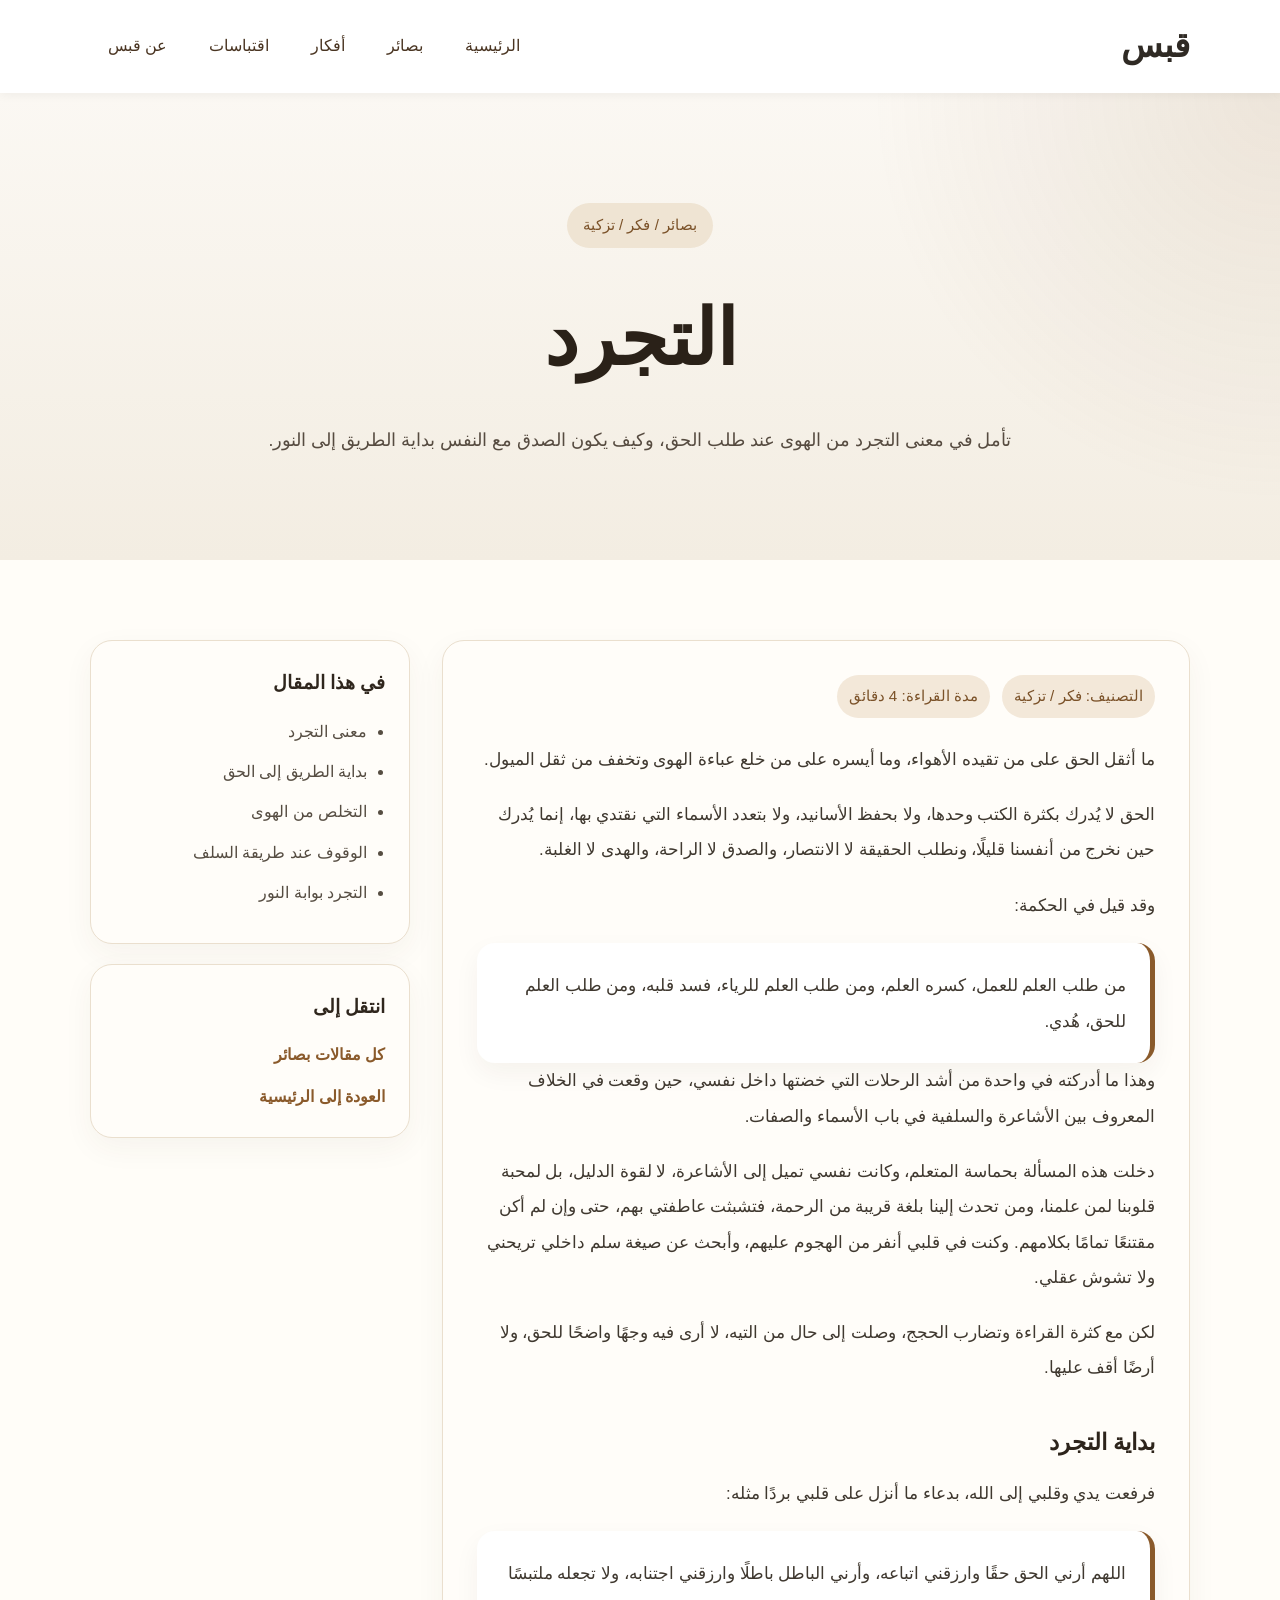
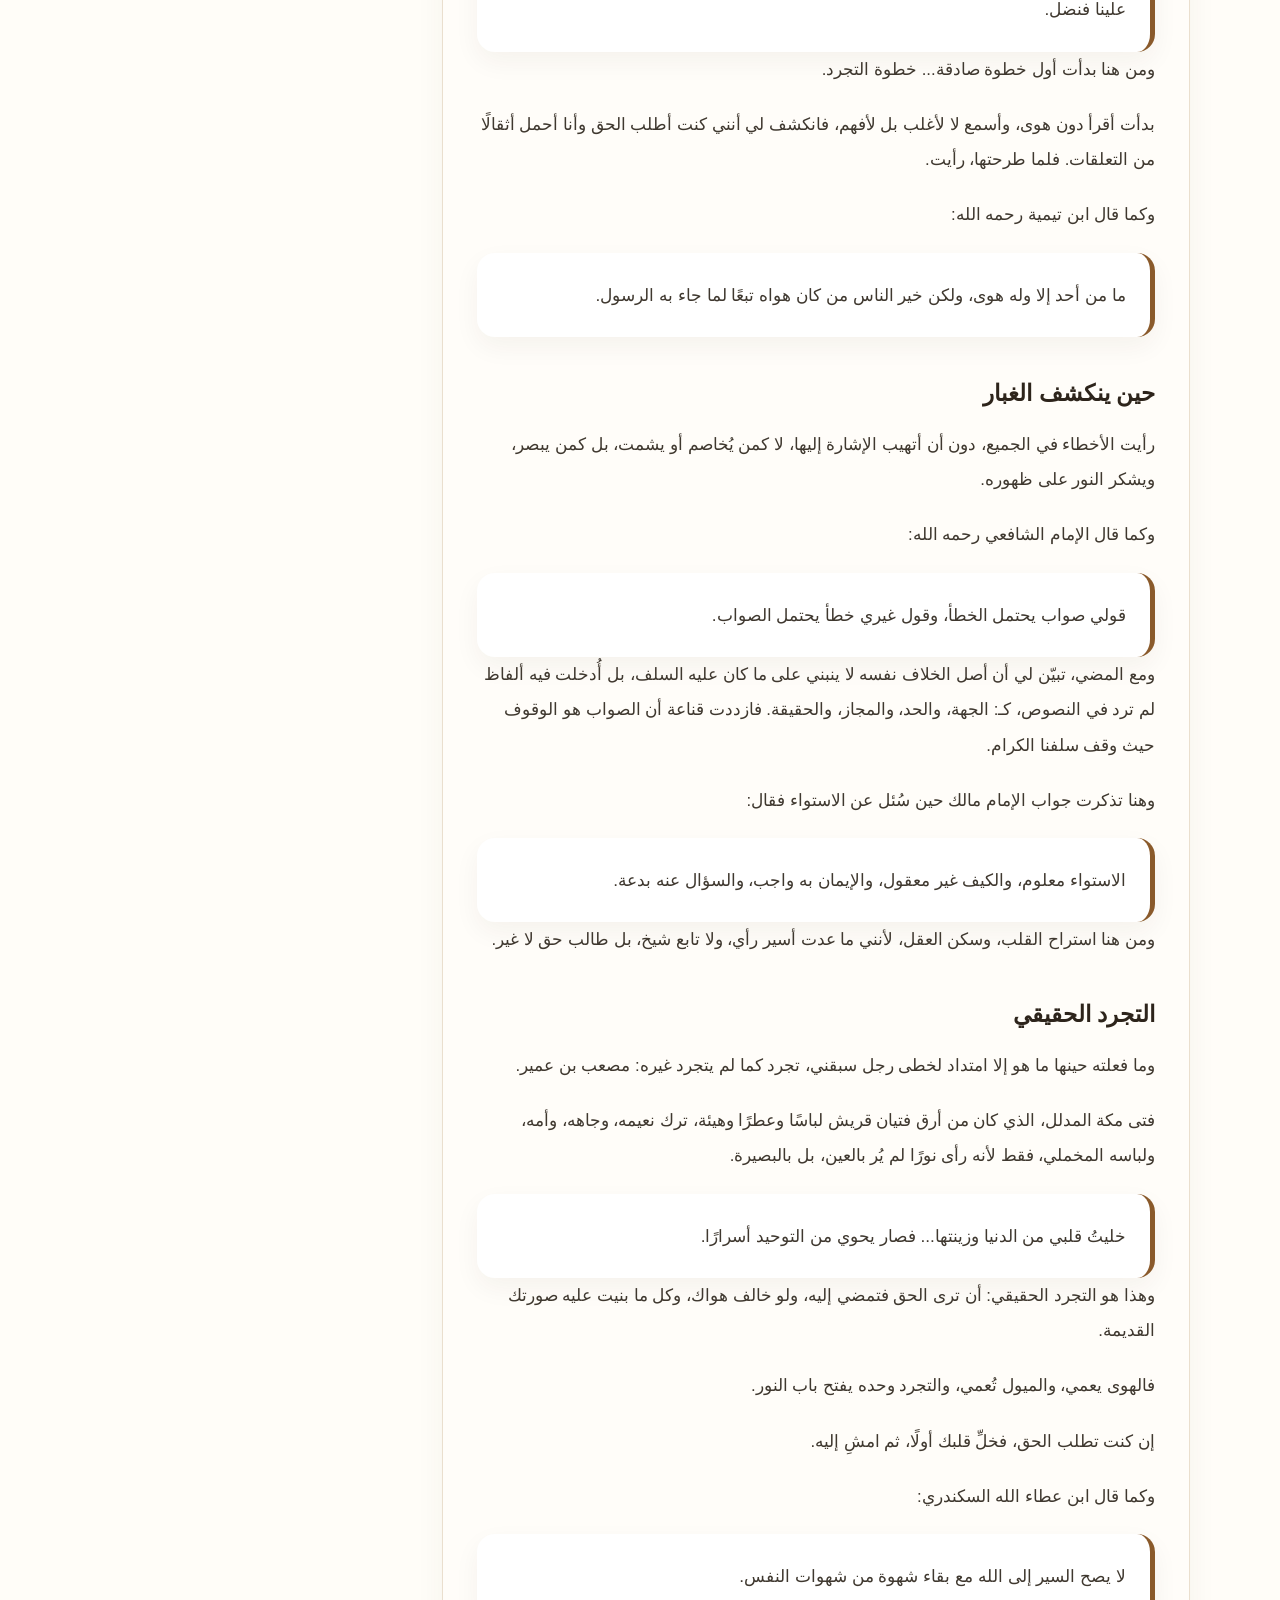
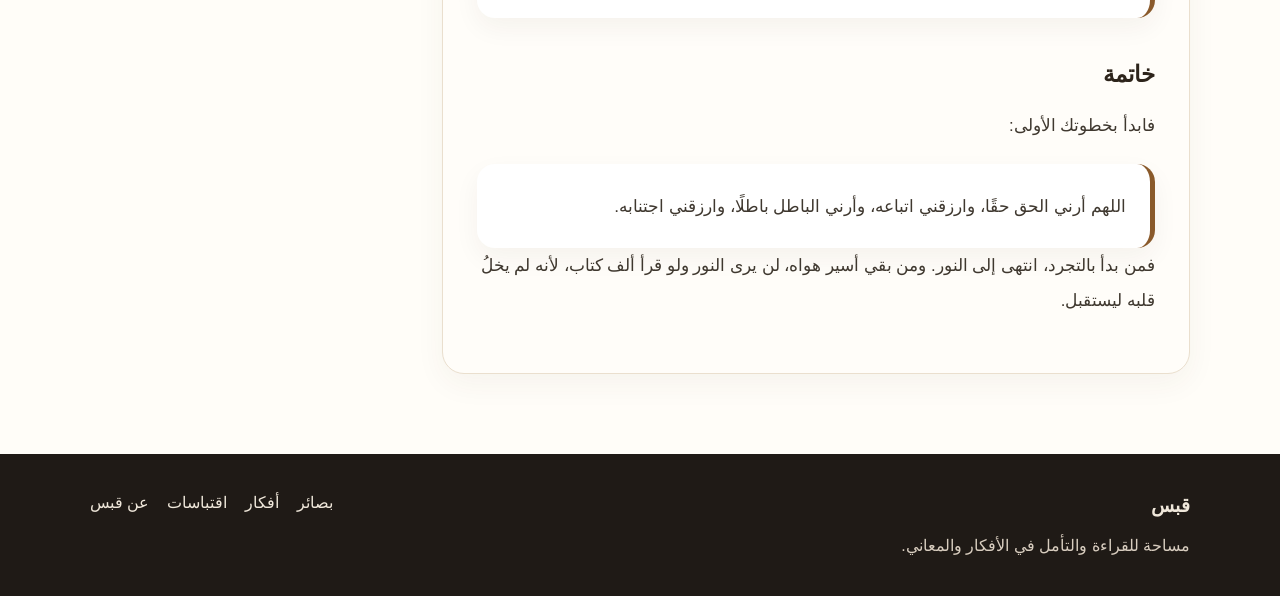
<file: qabas/articles/article-3.html>
<!DOCTYPE html>
<html lang="ar" dir="rtl">
<head>
  <meta charset="UTF-8" />
  <meta name="viewport" content="width=device-width, initial-scale=1.0" />
  <title>التجرد | قبس</title>
  <meta name="description" content="مقال في معنى التجرد من الهوى عند طلب الحق، وكيف يكون الصدق مع النفس مفتاحًا للوصول إلى النور." />
  <link rel="stylesheet" href="../css/style.css" />
</head>
<body>
  <header class="site-header">
    <div class="container header-content">
      <a href="../index.html" class="logo">قبس</a>

      <button class="menu-toggle" id="menuToggle" aria-label="فتح القائمة">
        ☰
      </button>

      <nav class="main-nav" id="mainNav">
        <a href="../index.html">الرئيسية</a>
        <a href="../pages/basair.html">بصائر</a>
        <a href="../pages/afkar.html">أفكار</a>
        <a href="../pages/quotes.html">اقتباسات</a>
        <a href="../pages/about.html">عن قبس</a>
      </nav>
    </div>
  </header>

  <main>
    <section class="hero hero-inner">
      <div class="container hero-content">
        <p class="hero-tag">بصائر / فكر / تزكية</p>
        <h1>التجرد</h1>
        <p class="hero-text">
          تأمل في معنى التجرد من الهوى عند طلب الحق، وكيف يكون الصدق مع النفس
          بداية الطريق إلى النور.
        </p>
      </div>
    </section>

    <section class="section-space">
      <div class="container article-layout">
        <article class="article-content">
          <div class="article-meta">
            <span>التصنيف: فكر / تزكية</span>
            <span>مدة القراءة: 4 دقائق</span>
          </div>

          <p>
            ما أثقل الحق على من تقيده الأهواء، وما أيسره على من خلع عباءة الهوى
            وتخفف من ثقل الميول.
          </p>

          <p>
            الحق لا يُدرك بكثرة الكتب وحدها، ولا بحفظ الأسانيد، ولا بتعدد الأسماء
            التي نقتدي بها، إنما يُدرك حين نخرج من أنفسنا قليلًا، ونطلب الحقيقة
            لا الانتصار، والصدق لا الراحة، والهدى لا الغلبة.
          </p>

          <p>
            وقد قيل في الحكمة:
          </p>

          <blockquote class="quote-card">
            <p>
              من طلب العلم للعمل، كسره العلم، ومن طلب العلم للرياء، فسد قلبه،
              ومن طلب العلم للحق، هُدي.
            </p>
          </blockquote>

          <p>
            وهذا ما أدركته في واحدة من أشد الرحلات التي خضتها داخل نفسي، حين
            وقعت في الخلاف المعروف بين الأشاعرة والسلفية في باب الأسماء والصفات.
          </p>

          <p>
            دخلت هذه المسألة بحماسة المتعلم، وكانت نفسي تميل إلى الأشاعرة، لا
            لقوة الدليل، بل لمحبة قلوبنا لمن علمنا، ومن تحدث إلينا بلغة قريبة
            من الرحمة، فتشبثت عاطفتي بهم، حتى وإن لم أكن مقتنعًا تمامًا بكلامهم.
            وكنت في قلبي أنفر من الهجوم عليهم، وأبحث عن صيغة سلم داخلي تريحني
            ولا تشوش عقلي.
          </p>

          <p>
            لكن مع كثرة القراءة وتضارب الحجج، وصلت إلى حال من التيه، لا أرى فيه
            وجهًا واضحًا للحق، ولا أرضًا أقف عليها.
          </p>

          <h2>بداية التجرد</h2>

          <p>
            فرفعت يدي وقلبي إلى الله، بدعاء ما أنزل على قلبي بردًا مثله:
          </p>

          <blockquote class="quote-card">
            <p>
              اللهم أرني الحق حقًا وارزقني اتباعه، وأرني الباطل باطلًا وارزقني
              اجتنابه، ولا تجعله ملتبسًا علينا فنضل.
            </p>
          </blockquote>

          <p>
            ومن هنا بدأت أول خطوة صادقة... خطوة التجرد.
          </p>

          <p>
            بدأت أقرأ دون هوى، وأسمع لا لأغلب بل لأفهم، فانكشف لي أنني كنت أطلب
            الحق وأنا أحمل أثقالًا من التعلقات. فلما طرحتها، رأيت.
          </p>

          <p>
            وكما قال ابن تيمية رحمه الله:
          </p>

          <blockquote class="quote-card">
            <p>
              ما من أحد إلا وله هوى، ولكن خير الناس من كان هواه تبعًا لما جاء به الرسول.
            </p>
          </blockquote>

          <h2>حين ينكشف الغبار</h2>

          <p>
            رأيت الأخطاء في الجميع، دون أن أتهيب الإشارة إليها، لا كمن يُخاصم
            أو يشمت، بل كمن يبصر، ويشكر النور على ظهوره.
          </p>

          <p>
            وكما قال الإمام الشافعي رحمه الله:
          </p>

          <blockquote class="quote-card">
            <p>
              قولي صواب يحتمل الخطأ، وقول غيري خطأ يحتمل الصواب.
            </p>
          </blockquote>

          <p>
            ومع المضي، تبيّن لي أن أصل الخلاف نفسه لا ينبني على ما كان عليه
            السلف، بل أُدخلت فيه ألفاظ لم ترد في النصوص، كـ: الجهة، والحد،
            والمجاز، والحقيقة. فازددت قناعة أن الصواب هو الوقوف حيث وقف سلفنا
            الكرام.
          </p>

          <p>
            وهنا تذكرت جواب الإمام مالك حين سُئل عن الاستواء فقال:
          </p>

          <blockquote class="quote-card">
            <p>
              الاستواء معلوم، والكيف غير معقول، والإيمان به واجب، والسؤال عنه بدعة.
            </p>
          </blockquote>

          <p>
            ومن هنا استراح القلب، وسكن العقل، لأنني ما عدت أسير رأي، ولا تابع
            شيخ، بل طالب حق لا غير.
          </p>

          <h2>التجرد الحقيقي</h2>

          <p>
            وما فعلته حينها ما هو إلا امتداد لخطى رجل سبقني، تجرد كما لم يتجرد
            غيره: مصعب بن عمير.
          </p>

          <p>
            فتى مكة المدلل، الذي كان من أرق فتيان قريش لباسًا وعطرًا وهيئة، ترك
            نعيمه، وجاهه، وأمه، ولباسه المخملي، فقط لأنه رأى نورًا لم يُر بالعين،
            بل بالبصيرة.
          </p>

          <blockquote class="quote-card">
            <p>
              خليتُ قلبي من الدنيا وزينتها... فصار يحوي من التوحيد أسرارًا.
            </p>
          </blockquote>

          <p>
            وهذا هو التجرد الحقيقي: أن ترى الحق فتمضي إليه، ولو خالف هواك، وكل
            ما بنيت عليه صورتك القديمة.
          </p>

          <p>
            فالهوى يعمي، والميول تُعمي، والتجرد وحده يفتح باب النور.
          </p>

          <p>
            إن كنت تطلب الحق، فخلِّ قلبك أولًا، ثم امشِ إليه.
          </p>

          <p>
            وكما قال ابن عطاء الله السكندري:
          </p>

          <blockquote class="quote-card">
            <p>
              لا يصح السير إلى الله مع بقاء شهوة من شهوات النفس.
            </p>
          </blockquote>

          <h2>خاتمة</h2>

          <p>
            فابدأ بخطوتك الأولى:
          </p>

          <blockquote class="quote-card">
            <p>
              اللهم أرني الحق حقًا، وارزقني اتباعه، وأرني الباطل باطلًا، وارزقني اجتنابه.
            </p>
          </blockquote>

          <p>
            فمن بدأ بالتجرد، انتهى إلى النور. ومن بقي أسير هواه، لن يرى النور
            ولو قرأ ألف كتاب، لأنه لم يخلُ قلبه ليستقبل.
          </p>
        </article>

        <aside class="article-sidebar">
          <div class="sidebar-card">
            <h3>في هذا المقال</h3>
            <ul class="sidebar-list">
              <li>معنى التجرد</li>
              <li>بداية الطريق إلى الحق</li>
              <li>التخلص من الهوى</li>
              <li>الوقوف عند طريقة السلف</li>
              <li>التجرد بوابة النور</li>
            </ul>
          </div>

          <div class="sidebar-card">
            <h3>انتقل إلى</h3>
            <div class="sidebar-links">
              <a href="../pages/basair.html">كل مقالات بصائر</a>
              <a href="../index.html">العودة إلى الرئيسية</a>
            </div>
          </div>
        </aside>
      </div>
    </section>
  </main>

  <footer class="site-footer">
    <div class="container footer-content">
      <div>
        <h3>قبس</h3>
        <p>مساحة للقراءة والتأمل في الأفكار والمعاني.</p>
      </div>

      <div class="footer-links">
        <a href="../pages/basair.html">بصائر</a>
        <a href="../pages/afkar.html">أفكار</a>
        <a href="../pages/quotes.html">اقتباسات</a>
        <a href="../pages/about.html">عن قبس</a>
      </div>
    </div>
  </footer>

  <script src="../js/script.js"></script>
</body>
</html>
</file>
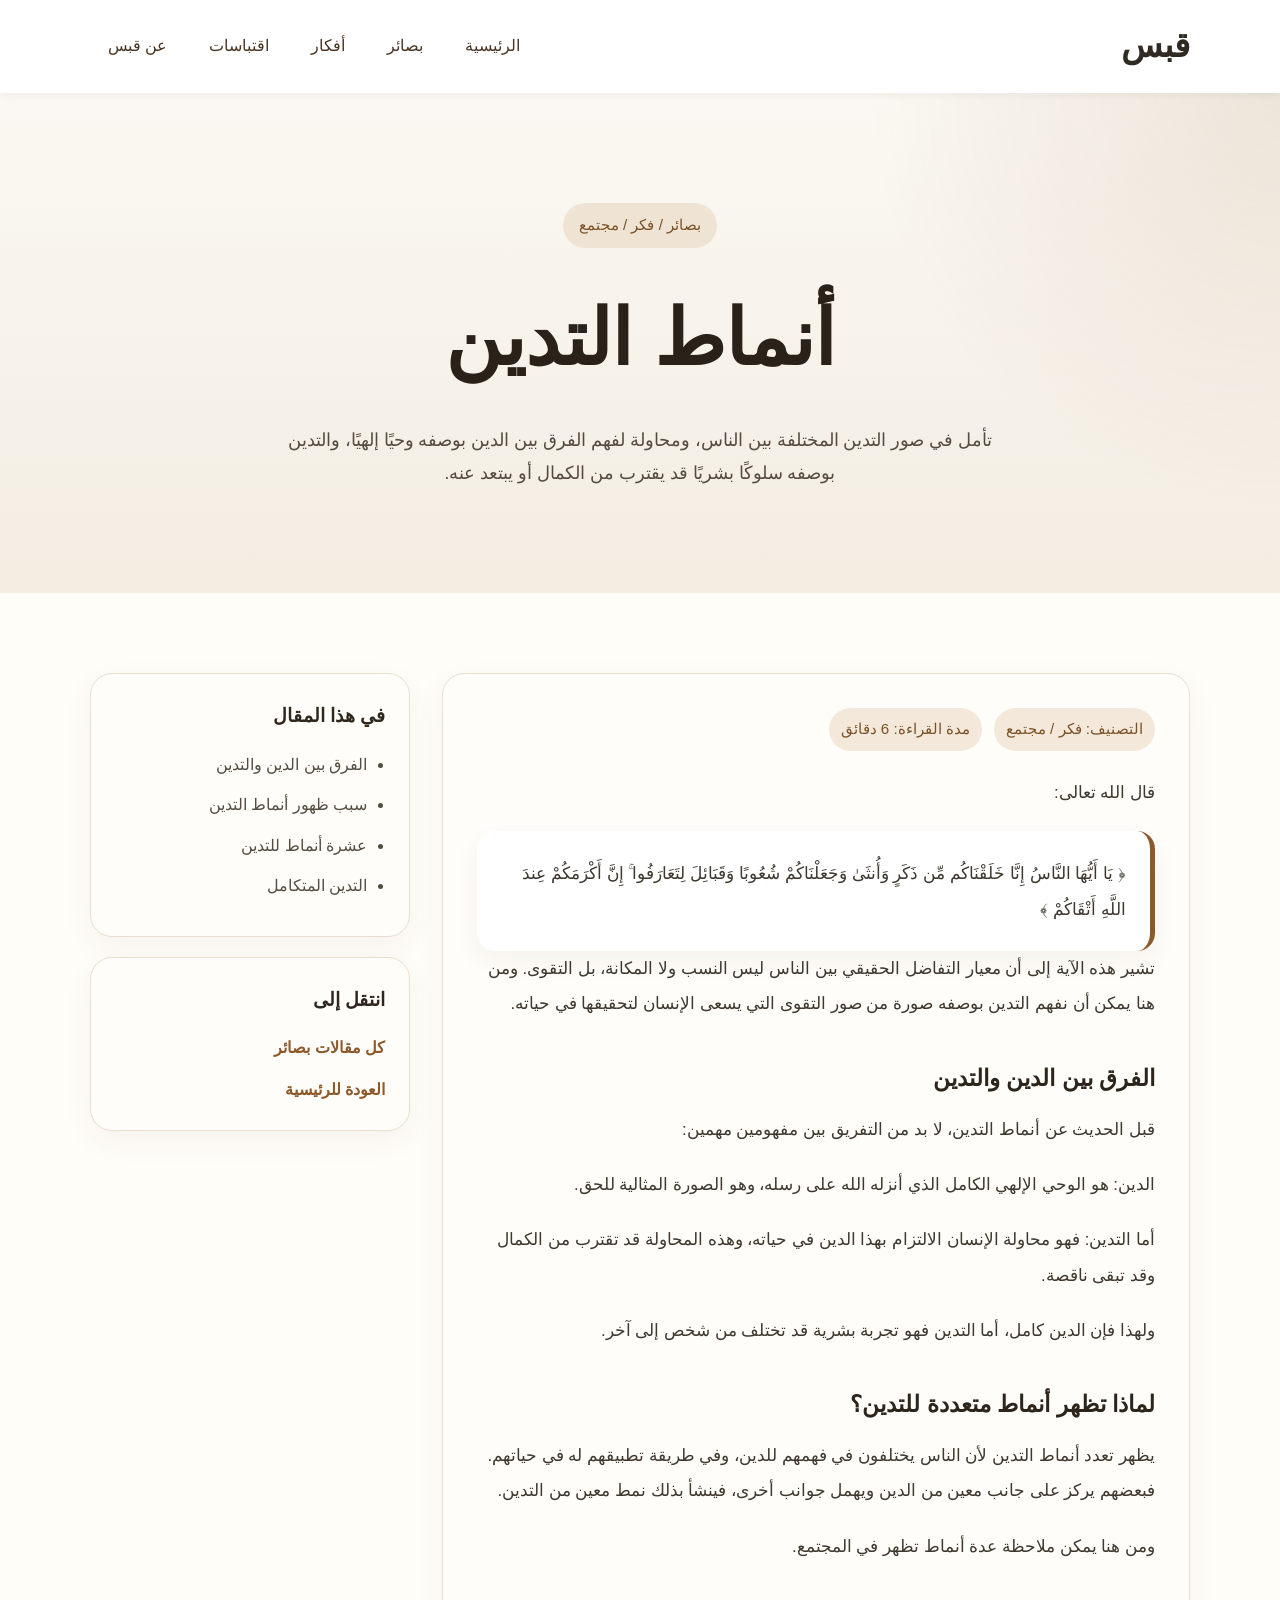
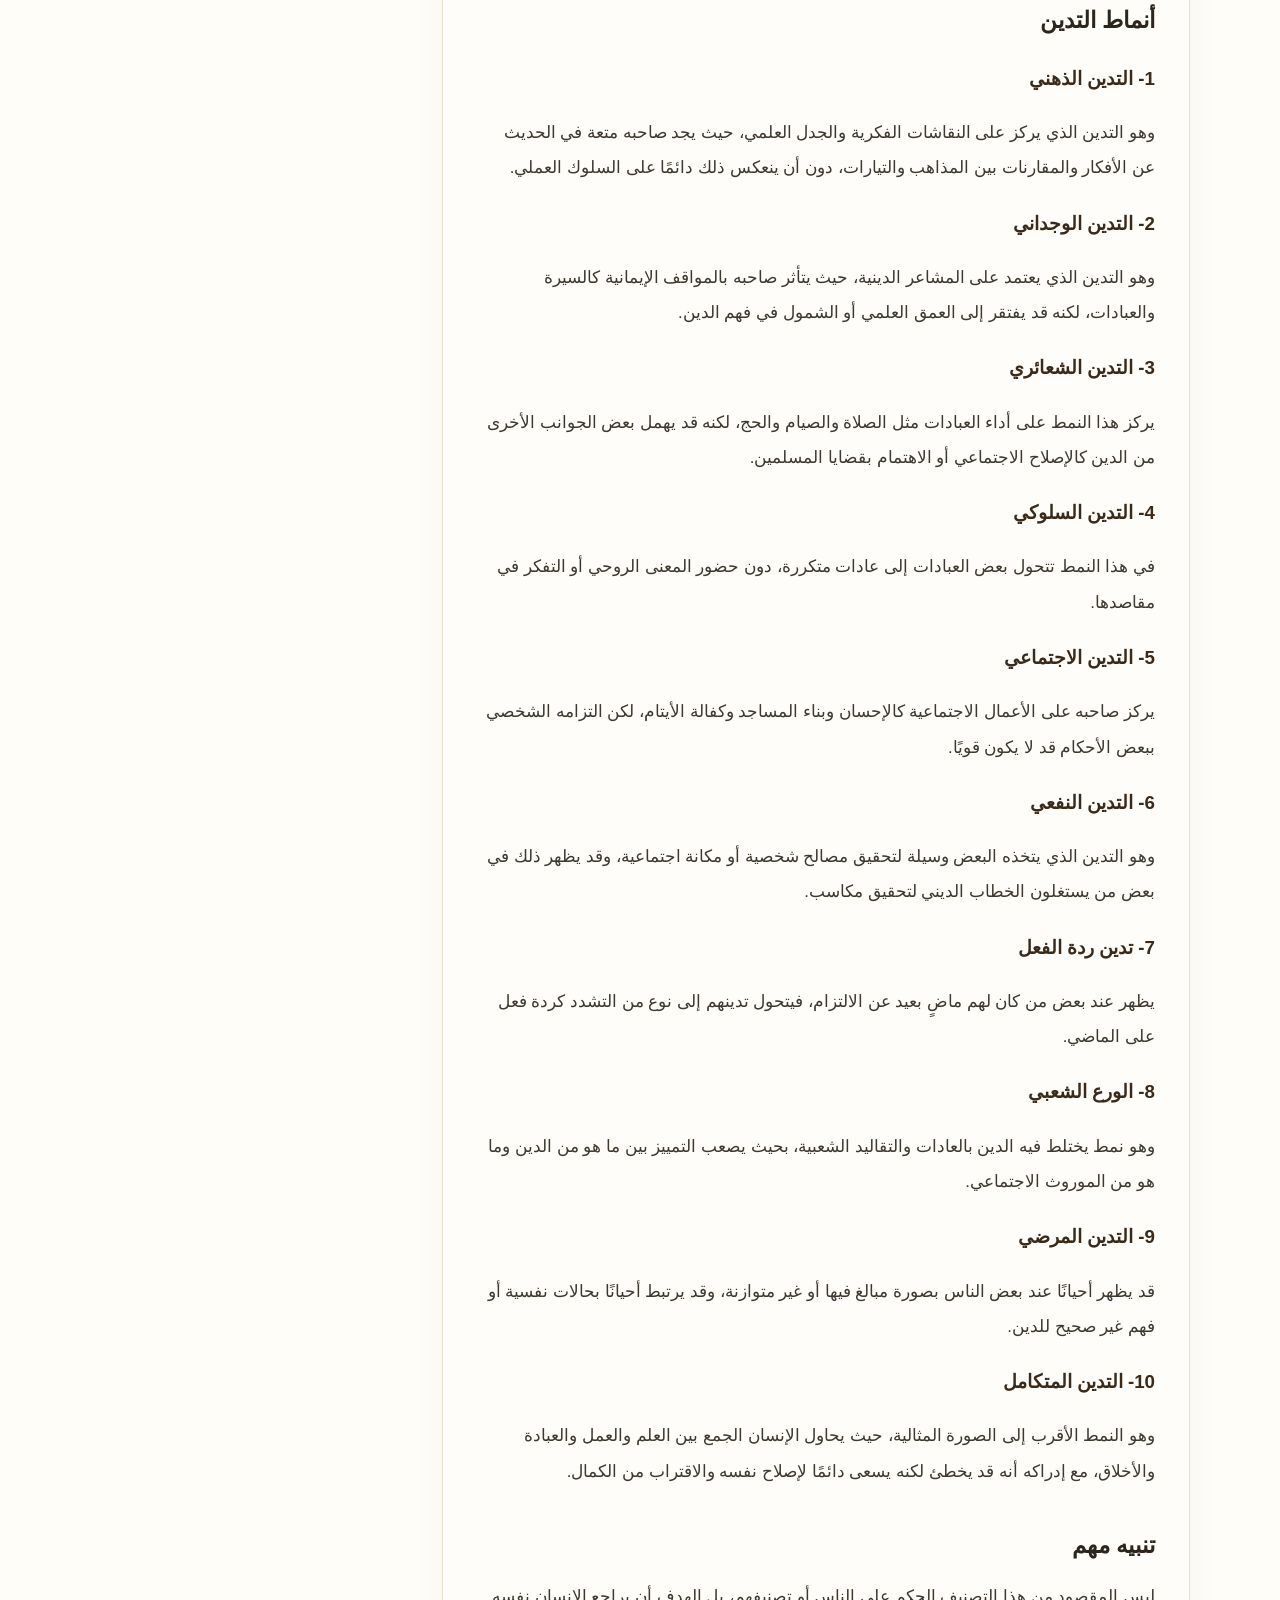
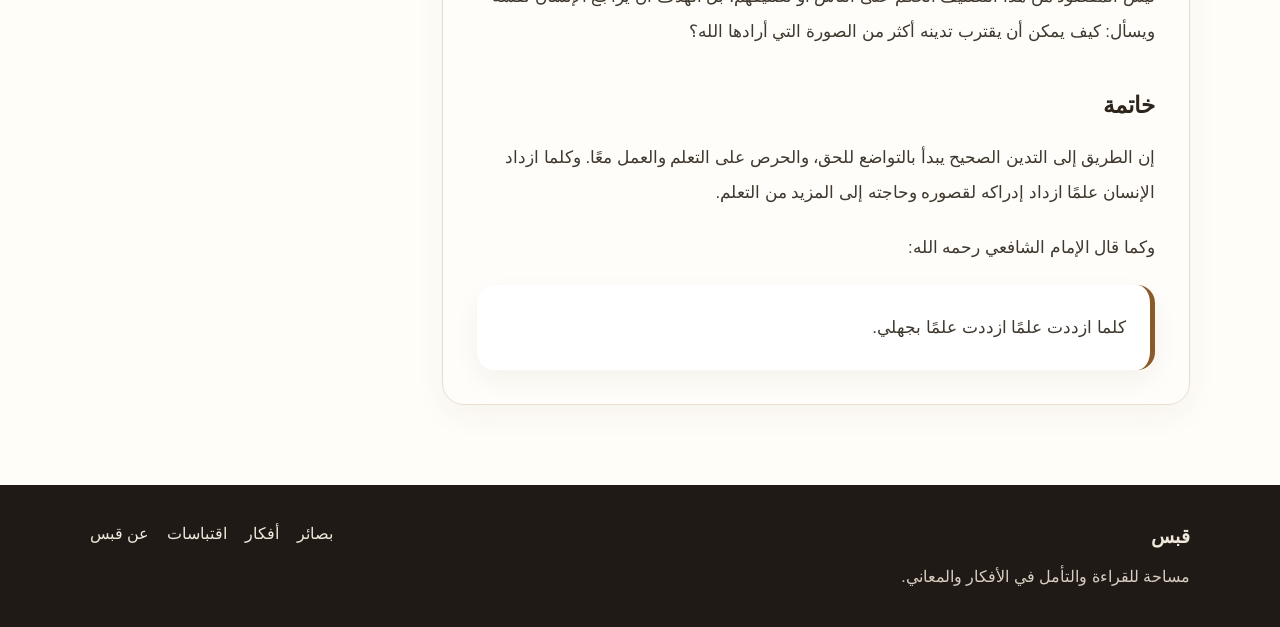
<file: qabas/articles/article-4.html>
<!DOCTYPE html>
<html lang="ar" dir="rtl">
<head>
<meta charset="UTF-8">
<meta name="viewport" content="width=device-width, initial-scale=1.0">
<title>أنماط التدين | قبس</title>
<meta name="description" content="قراءة تحليلية في صور التدين المختلفة بين الناس، والفرق بين الدين بوصفه وحيًا إلهيًا والتدين بوصفه ممارسة بشرية." />
<link rel="stylesheet" href="../css/style.css">
</head>

<body>

<header class="site-header">
<div class="container header-content">
<a href="../index.html" class="logo">قبس</a>

<button class="menu-toggle" id="menuToggle">☰</button>

<nav class="main-nav" id="mainNav">
<a href="../index.html">الرئيسية</a>
<a href="../pages/basair.html">بصائر</a>
<a href="../pages/afkar.html">أفكار</a>
<a href="../pages/quotes.html">اقتباسات</a>
<a href="../pages/about.html">عن قبس</a>
</nav>
</div>
</header>

<main>

<section class="hero hero-inner">
<div class="container hero-content">
<p class="hero-tag">بصائر / فكر / مجتمع</p>
<h1>أنماط التدين</h1>
<p class="hero-text">
تأمل في صور التدين المختلفة بين الناس، ومحاولة لفهم الفرق بين الدين بوصفه
وحيًا إلهيًا، والتدين بوصفه سلوكًا بشريًا قد يقترب من الكمال أو يبتعد عنه.
</p>
</div>
</section>

<section class="section-space">
<div class="container article-layout">

<article class="article-content">

<div class="article-meta">
<span>التصنيف: فكر / مجتمع</span>
<span>مدة القراءة: 6 دقائق</span>
</div>

<p>
قال الله تعالى:
</p>

<blockquote class="quote-card">
<p>
﴿ يَا أَيُّهَا النَّاسُ إِنَّا خَلَقْنَاكُم مِّن ذَكَرٍ وَأُنثَىٰ
وَجَعَلْنَاكُمْ شُعُوبًا وَقَبَائِلَ لِتَعَارَفُوا ۚ إِنَّ أَكْرَمَكُمْ
عِندَ اللَّهِ أَتْقَاكُمْ ﴾
</p>
</blockquote>

<p>
تشير هذه الآية إلى أن معيار التفاضل الحقيقي بين الناس ليس النسب ولا المكانة،
بل التقوى. ومن هنا يمكن أن نفهم التدين بوصفه صورة من صور التقوى التي يسعى
الإنسان لتحقيقها في حياته.
</p>

<h2>الفرق بين الدين والتدين</h2>

<p>
قبل الحديث عن أنماط التدين، لا بد من التفريق بين مفهومين مهمين:
</p>

<p>
الدين: هو الوحي الإلهي الكامل الذي أنزله الله على رسله، وهو الصورة
المثالية للحق.
</p>

<p>
أما التدين: فهو محاولة الإنسان الالتزام بهذا الدين في حياته، وهذه
المحاولة قد تقترب من الكمال وقد تبقى ناقصة.
</p>

<p>
ولهذا فإن الدين كامل، أما التدين فهو تجربة بشرية قد تختلف من شخص إلى آخر.
</p>

<h2>لماذا تظهر أنماط متعددة للتدين؟</h2>

<p>
يظهر تعدد أنماط التدين لأن الناس يختلفون في فهمهم للدين، وفي طريقة
تطبيقهم له في حياتهم. فبعضهم يركز على جانب معين من الدين ويهمل جوانب
أخرى، فينشأ بذلك نمط معين من التدين.
</p>

<p>
ومن هنا يمكن ملاحظة عدة أنماط تظهر في المجتمع.
</p>

<h2>أنماط التدين</h2>

<h3>1- التدين الذهني</h3>

<p>
وهو التدين الذي يركز على النقاشات الفكرية والجدل العلمي، حيث يجد صاحبه
متعة في الحديث عن الأفكار والمقارنات بين المذاهب والتيارات، دون أن ينعكس
ذلك دائمًا على السلوك العملي.
</p>

<h3>2- التدين الوجداني</h3>

<p>
وهو التدين الذي يعتمد على المشاعر الدينية، حيث يتأثر صاحبه بالمواقف
الإيمانية كالسيرة والعبادات، لكنه قد يفتقر إلى العمق العلمي أو الشمول
في فهم الدين.
</p>

<h3>3- التدين الشعائري</h3>

<p>
يركز هذا النمط على أداء العبادات مثل الصلاة والصيام والحج، لكنه قد يهمل
بعض الجوانب الأخرى من الدين كالإصلاح الاجتماعي أو الاهتمام بقضايا
المسلمين.
</p>

<h3>4- التدين السلوكي</h3>

<p>
في هذا النمط تتحول بعض العبادات إلى عادات متكررة، دون حضور المعنى
الروحي أو التفكر في مقاصدها.
</p>

<h3>5- التدين الاجتماعي</h3>

<p>
يركز صاحبه على الأعمال الاجتماعية كالإحسان وبناء المساجد وكفالة الأيتام،
لكن التزامه الشخصي ببعض الأحكام قد لا يكون قويًا.
</p>

<h3>6- التدين النفعي</h3>

<p>
وهو التدين الذي يتخذه البعض وسيلة لتحقيق مصالح شخصية أو مكانة اجتماعية،
وقد يظهر ذلك في بعض من يستغلون الخطاب الديني لتحقيق مكاسب.
</p>

<h3>7- تدين ردة الفعل</h3>

<p>
يظهر عند بعض من كان لهم ماضٍ بعيد عن الالتزام، فيتحول تدينهم إلى
نوع من التشدد كردة فعل على الماضي.
</p>

<h3>8- الورع الشعبي</h3>

<p>
وهو نمط يختلط فيه الدين بالعادات والتقاليد الشعبية، بحيث يصعب التمييز
بين ما هو من الدين وما هو من الموروث الاجتماعي.
</p>

<h3>9- التدين المرضي</h3>

<p>
قد يظهر أحيانًا عند بعض الناس بصورة مبالغ فيها أو غير متوازنة،
وقد يرتبط أحيانًا بحالات نفسية أو فهم غير صحيح للدين.
</p>

<h3>10- التدين المتكامل</h3>

<p>
وهو النمط الأقرب إلى الصورة المثالية، حيث يحاول الإنسان الجمع بين
العلم والعمل والعبادة والأخلاق، مع إدراكه أنه قد يخطئ لكنه يسعى دائمًا
لإصلاح نفسه والاقتراب من الكمال.
</p>

<h2>تنبيه مهم</h2>

<p>
ليس المقصود من هذا التصنيف الحكم على الناس أو تصنيفهم، بل الهدف أن
يراجع الإنسان نفسه ويسأل: كيف يمكن أن يقترب تدينه أكثر من الصورة
التي أرادها الله؟
</p>

<h2>خاتمة</h2>

<p>
إن الطريق إلى التدين الصحيح يبدأ بالتواضع للحق، والحرص على التعلم
والعمل معًا. وكلما ازداد الإنسان علمًا ازداد إدراكه لقصوره وحاجته
إلى المزيد من التعلم.
</p>

<p>
وكما قال الإمام الشافعي رحمه الله:
</p>

<blockquote class="quote-card">
<p>
كلما ازددت علمًا ازددت علمًا بجهلي.
</p>
</blockquote>

</article>

<aside class="article-sidebar">

<div class="sidebar-card">
<h3>في هذا المقال</h3>
<ul class="sidebar-list">
<li>الفرق بين الدين والتدين</li>
<li>سبب ظهور أنماط التدين</li>
<li>عشرة أنماط للتدين</li>
<li>التدين المتكامل</li>
</ul>
</div>

<div class="sidebar-card">
<h3>انتقل إلى</h3>
<div class="sidebar-links">
<a href="../pages/basair.html">كل مقالات بصائر</a>
<a href="../index.html">العودة للرئيسية</a>
</div>
</div>

</aside>

</div>
</section>

</main>

<footer class="site-footer">
<div class="container footer-content">

<div>
<h3>قبس</h3>
<p>مساحة للقراءة والتأمل في الأفكار والمعاني.</p>
</div>

<div class="footer-links">
<a href="../pages/basair.html">بصائر</a>
<a href="../pages/afkar.html">أفكار</a>
<a href="../pages/quotes.html">اقتباسات</a>
<a href="../pages/about.html">عن قبس</a>
</div>

</div>
</footer>

<script src="../js/script.js"></script>

</body>
</html>
</file>
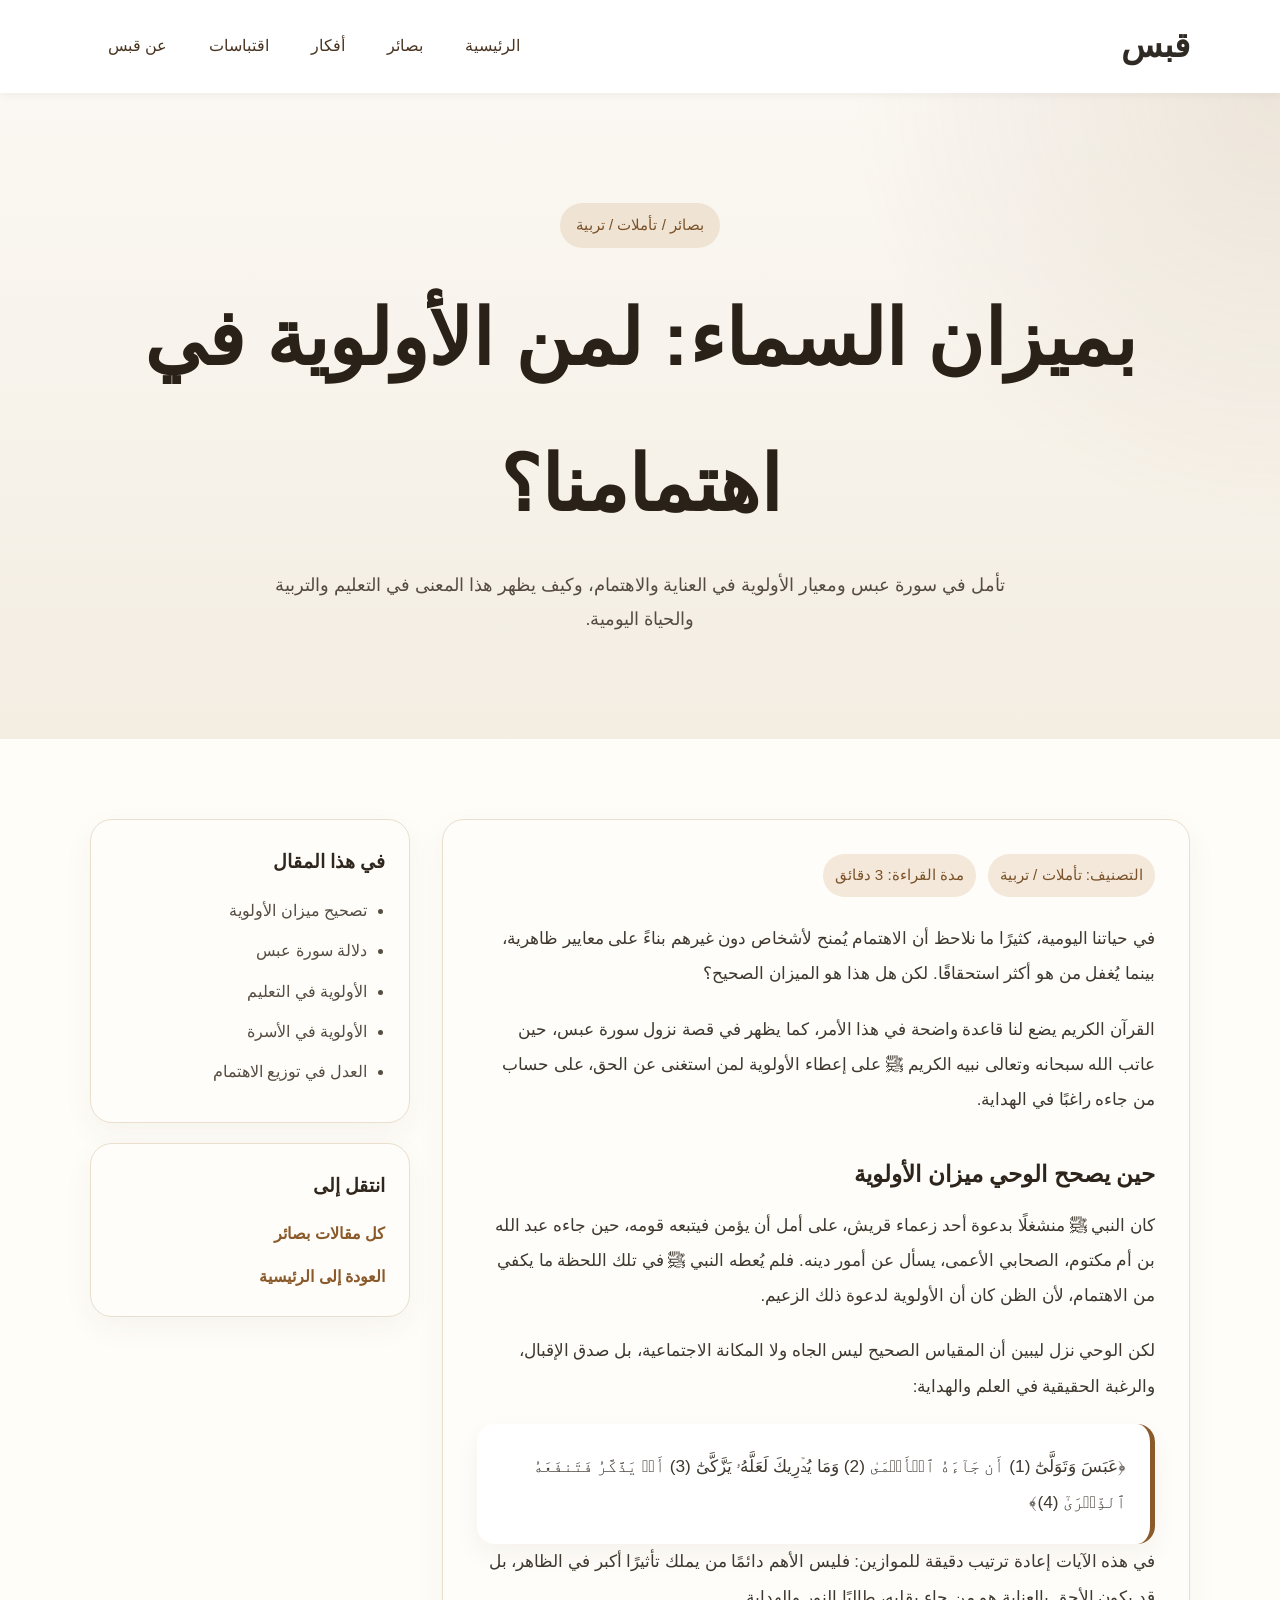
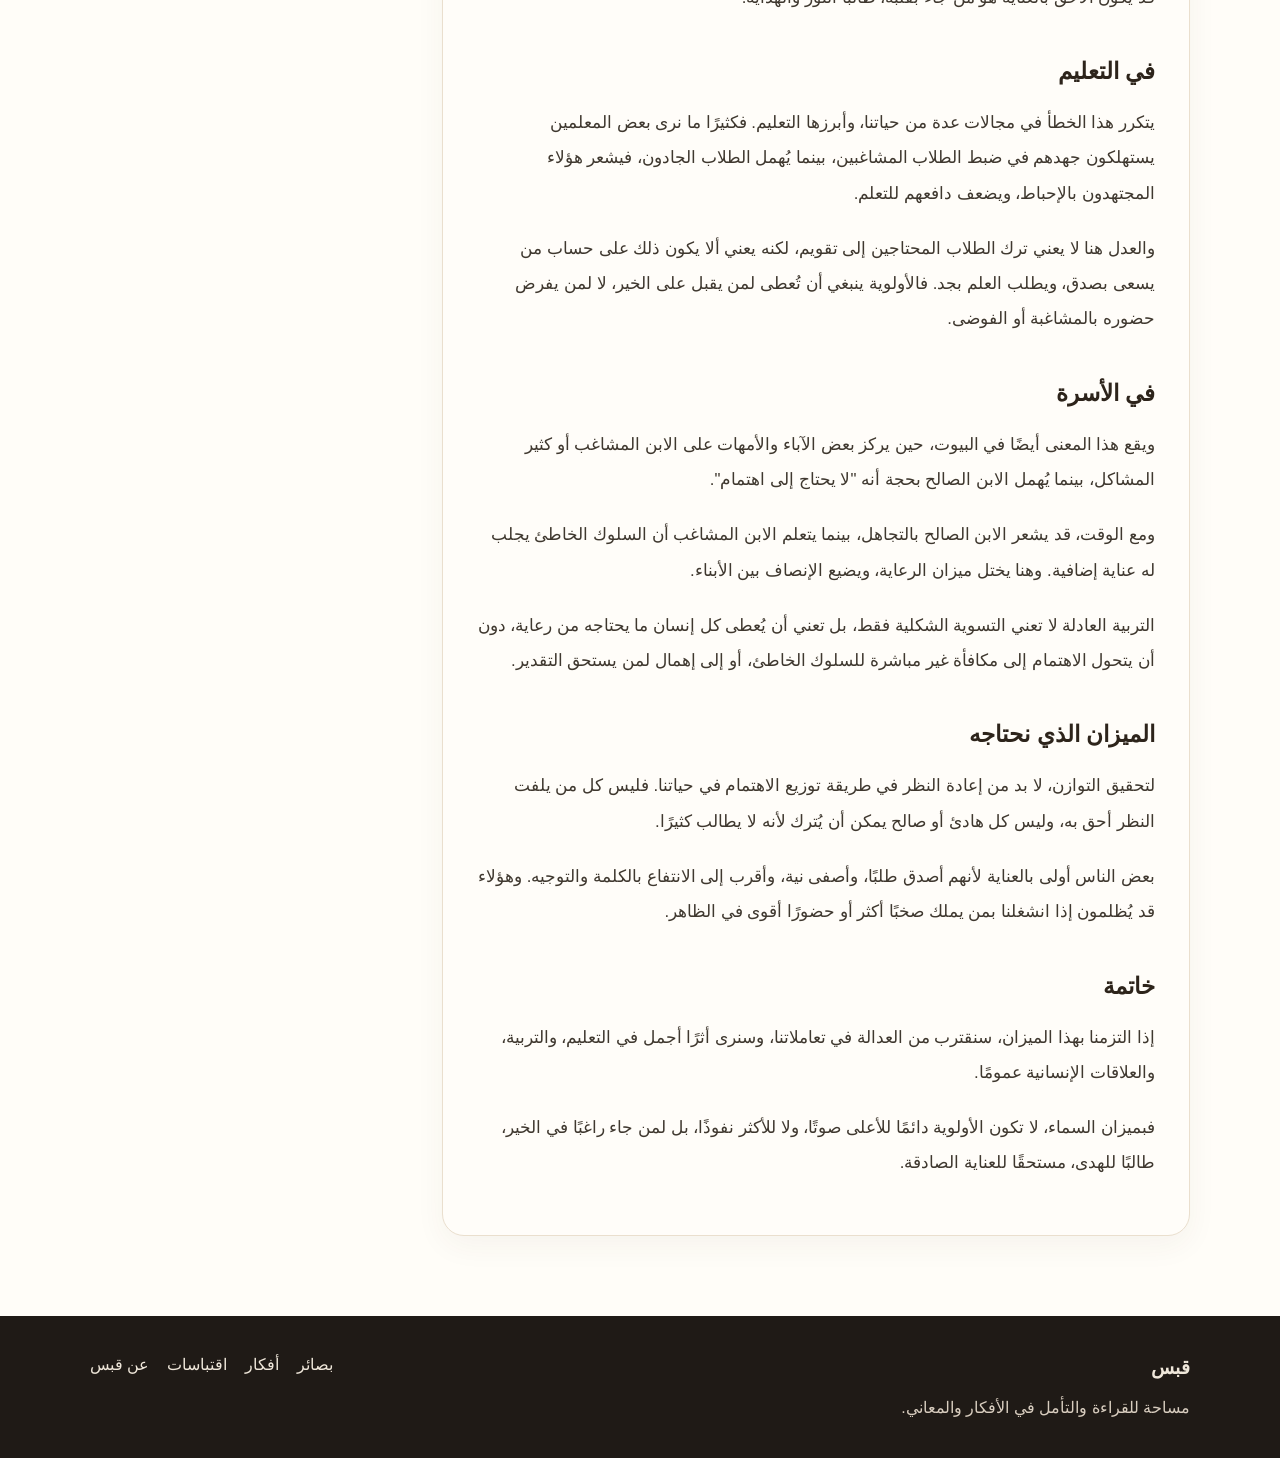
<file: qabas/articles/article-5.html>
<!DOCTYPE html>
<html lang="ar" dir="rtl">
<head>
  <meta charset="UTF-8" />
  <meta name="viewport" content="width=device-width, initial-scale=1.0" />
  <title>بميزان السماء: لمن الأولوية في اهتمامنا؟ | قبس</title>
  <meta name="description" content="تأمل في سورة عبس ومعيار الأولوية في العناية والاهتمام، وكيف يظهر هذا المعنى في التعليم والتربية والحياة اليومية." />
  <link rel="stylesheet" href="../css/style.css" />
</head>
<body>
  <header class="site-header">
    <div class="container header-content">
      <a href="../index.html" class="logo">قبس</a>

      <button class="menu-toggle" id="menuToggle" aria-label="فتح القائمة">
        ☰
      </button>

      <nav class="main-nav" id="mainNav">
        <a href="../index.html">الرئيسية</a>
        <a href="../pages/basair.html">بصائر</a>
        <a href="../pages/afkar.html">أفكار</a>
        <a href="../pages/quotes.html">اقتباسات</a>
        <a href="../pages/about.html">عن قبس</a>
      </nav>
    </div>
  </header>

  <main>
    <section class="hero hero-inner">
      <div class="container hero-content">
        <p class="hero-tag">بصائر / تأملات / تربية</p>
        <h1>بميزان السماء: لمن الأولوية في اهتمامنا؟</h1>
        <p class="hero-text">
          تأمل في سورة عبس ومعيار الأولوية في العناية والاهتمام، وكيف يظهر هذا
          المعنى في التعليم والتربية والحياة اليومية.
        </p>
      </div>
    </section>

    <section class="section-space">
      <div class="container article-layout">
        <article class="article-content">
          <div class="article-meta">
            <span>التصنيف: تأملات / تربية</span>
            <span>مدة القراءة: 3 دقائق</span>
          </div>

          <p>
            في حياتنا اليومية، كثيرًا ما نلاحظ أن الاهتمام يُمنح لأشخاص دون غيرهم
            بناءً على معايير ظاهرية، بينما يُغفل من هو أكثر استحقاقًا. لكن هل هذا
            هو الميزان الصحيح؟
          </p>

          <p>
            القرآن الكريم يضع لنا قاعدة واضحة في هذا الأمر، كما يظهر في قصة نزول
            سورة عبس، حين عاتب الله سبحانه وتعالى نبيه الكريم ﷺ على إعطاء
            الأولوية لمن استغنى عن الحق، على حساب من جاءه راغبًا في الهداية.
          </p>

          <h2>حين يصحح الوحي ميزان الأولوية</h2>

          <p>
            كان النبي ﷺ منشغلًا بدعوة أحد زعماء قريش، على أمل أن يؤمن فيتبعه
            قومه، حين جاءه عبد الله بن أم مكتوم، الصحابي الأعمى، يسأل عن أمور
            دينه. فلم يُعطه النبي ﷺ في تلك اللحظة ما يكفي من الاهتمام، لأن
            الظن كان أن الأولوية لدعوة ذلك الزعيم.
          </p>

          <p>
            لكن الوحي نزل ليبين أن المقياس الصحيح ليس الجاه ولا المكانة
            الاجتماعية، بل صدق الإقبال، والرغبة الحقيقية في العلم والهداية:
          </p>

          <blockquote class="quote-card">
            <p>
              ﴿عَبَسَ وَتَوَلَّىٰٓ (1) أَن جَآءَهُ ٱلۡأَعۡمَىٰ (2) وَمَا يُدۡرِيكَ
              لَعَلَّهُۥ يَزَّكَّىٰٓ (3) أَوۡ يَذَّكَّرُ فَتَنفَعَهُ ٱلذِّكۡرَىٰٓ (4)﴾
            </p>
          </blockquote>

          <p>
            في هذه الآيات إعادة ترتيب دقيقة للموازين: فليس الأهم دائمًا من يملك
            تأثيرًا أكبر في الظاهر، بل قد يكون الأحق بالعناية هو من جاء بقلبه،
            طالبًا النور والهداية.
          </p>

          <h2>في التعليم</h2>

          <p>
            يتكرر هذا الخطأ في مجالات عدة من حياتنا، وأبرزها التعليم. فكثيرًا ما
            نرى بعض المعلمين يستهلكون جهدهم في ضبط الطلاب المشاغبين، بينما يُهمل
            الطلاب الجادون، فيشعر هؤلاء المجتهدون بالإحباط، ويضعف دافعهم للتعلم.
          </p>

          <p>
            والعدل هنا لا يعني ترك الطلاب المحتاجين إلى تقويم، لكنه يعني ألا يكون
            ذلك على حساب من يسعى بصدق، ويطلب العلم بجد. فالأولوية ينبغي أن تُعطى
            لمن يقبل على الخير، لا لمن يفرض حضوره بالمشاغبة أو الفوضى.
          </p>

          <h2>في الأسرة</h2>

          <p>
            ويقع هذا المعنى أيضًا في البيوت، حين يركز بعض الآباء والأمهات على
            الابن المشاغب أو كثير المشاكل، بينما يُهمل الابن الصالح بحجة أنه
            "لا يحتاج إلى اهتمام".
          </p>

          <p>
            ومع الوقت، قد يشعر الابن الصالح بالتجاهل، بينما يتعلم الابن المشاغب
            أن السلوك الخاطئ يجلب له عناية إضافية. وهنا يختل ميزان الرعاية،
            ويضيع الإنصاف بين الأبناء.
          </p>

          <p>
            التربية العادلة لا تعني التسوية الشكلية فقط، بل تعني أن يُعطى كل
            إنسان ما يحتاجه من رعاية، دون أن يتحول الاهتمام إلى مكافأة غير مباشرة
            للسلوك الخاطئ، أو إلى إهمال لمن يستحق التقدير.
          </p>

          <h2>الميزان الذي نحتاجه</h2>

          <p>
            لتحقيق التوازن، لا بد من إعادة النظر في طريقة توزيع الاهتمام في
            حياتنا. فليس كل من يلفت النظر أحق به، وليس كل هادئ أو صالح يمكن أن
            يُترك لأنه لا يطالب كثيرًا.
          </p>

          <p>
            بعض الناس أولى بالعناية لأنهم أصدق طلبًا، وأصفى نية، وأقرب إلى
            الانتفاع بالكلمة والتوجيه. وهؤلاء قد يُظلمون إذا انشغلنا بمن يملك
            صخبًا أكثر أو حضورًا أقوى في الظاهر.
          </p>

          <h2>خاتمة</h2>

          <p>
            إذا التزمنا بهذا الميزان، سنقترب من العدالة في تعاملاتنا، وسنرى
            أثرًا أجمل في التعليم، والتربية، والعلاقات الإنسانية عمومًا.
          </p>

          <p>
            فبميزان السماء، لا تكون الأولوية دائمًا للأعلى صوتًا، ولا للأكثر
            نفوذًا، بل لمن جاء راغبًا في الخير، طالبًا للهدى، مستحقًا للعناية
            الصادقة.
          </p>
        </article>

        <aside class="article-sidebar">
          <div class="sidebar-card">
            <h3>في هذا المقال</h3>
            <ul class="sidebar-list">
              <li>تصحيح ميزان الأولوية</li>
              <li>دلالة سورة عبس</li>
              <li>الأولوية في التعليم</li>
              <li>الأولوية في الأسرة</li>
              <li>العدل في توزيع الاهتمام</li>
            </ul>
          </div>

          <div class="sidebar-card">
            <h3>انتقل إلى</h3>
            <div class="sidebar-links">
              <a href="../pages/basair.html">كل مقالات بصائر</a>
              <a href="../index.html">العودة إلى الرئيسية</a>
            </div>
          </div>
        </aside>
      </div>
    </section>
  </main>

  <footer class="site-footer">
    <div class="container footer-content">
      <div>
        <h3>قبس</h3>
        <p>مساحة للقراءة والتأمل في الأفكار والمعاني.</p>
      </div>

      <div class="footer-links">
        <a href="../pages/basair.html">بصائر</a>
        <a href="../pages/afkar.html">أفكار</a>
        <a href="../pages/quotes.html">اقتباسات</a>
        <a href="../pages/about.html">عن قبس</a>
      </div>
    </div>
  </footer>

  <script src="../js/script.js"></script>
</body>
</html>
</file>
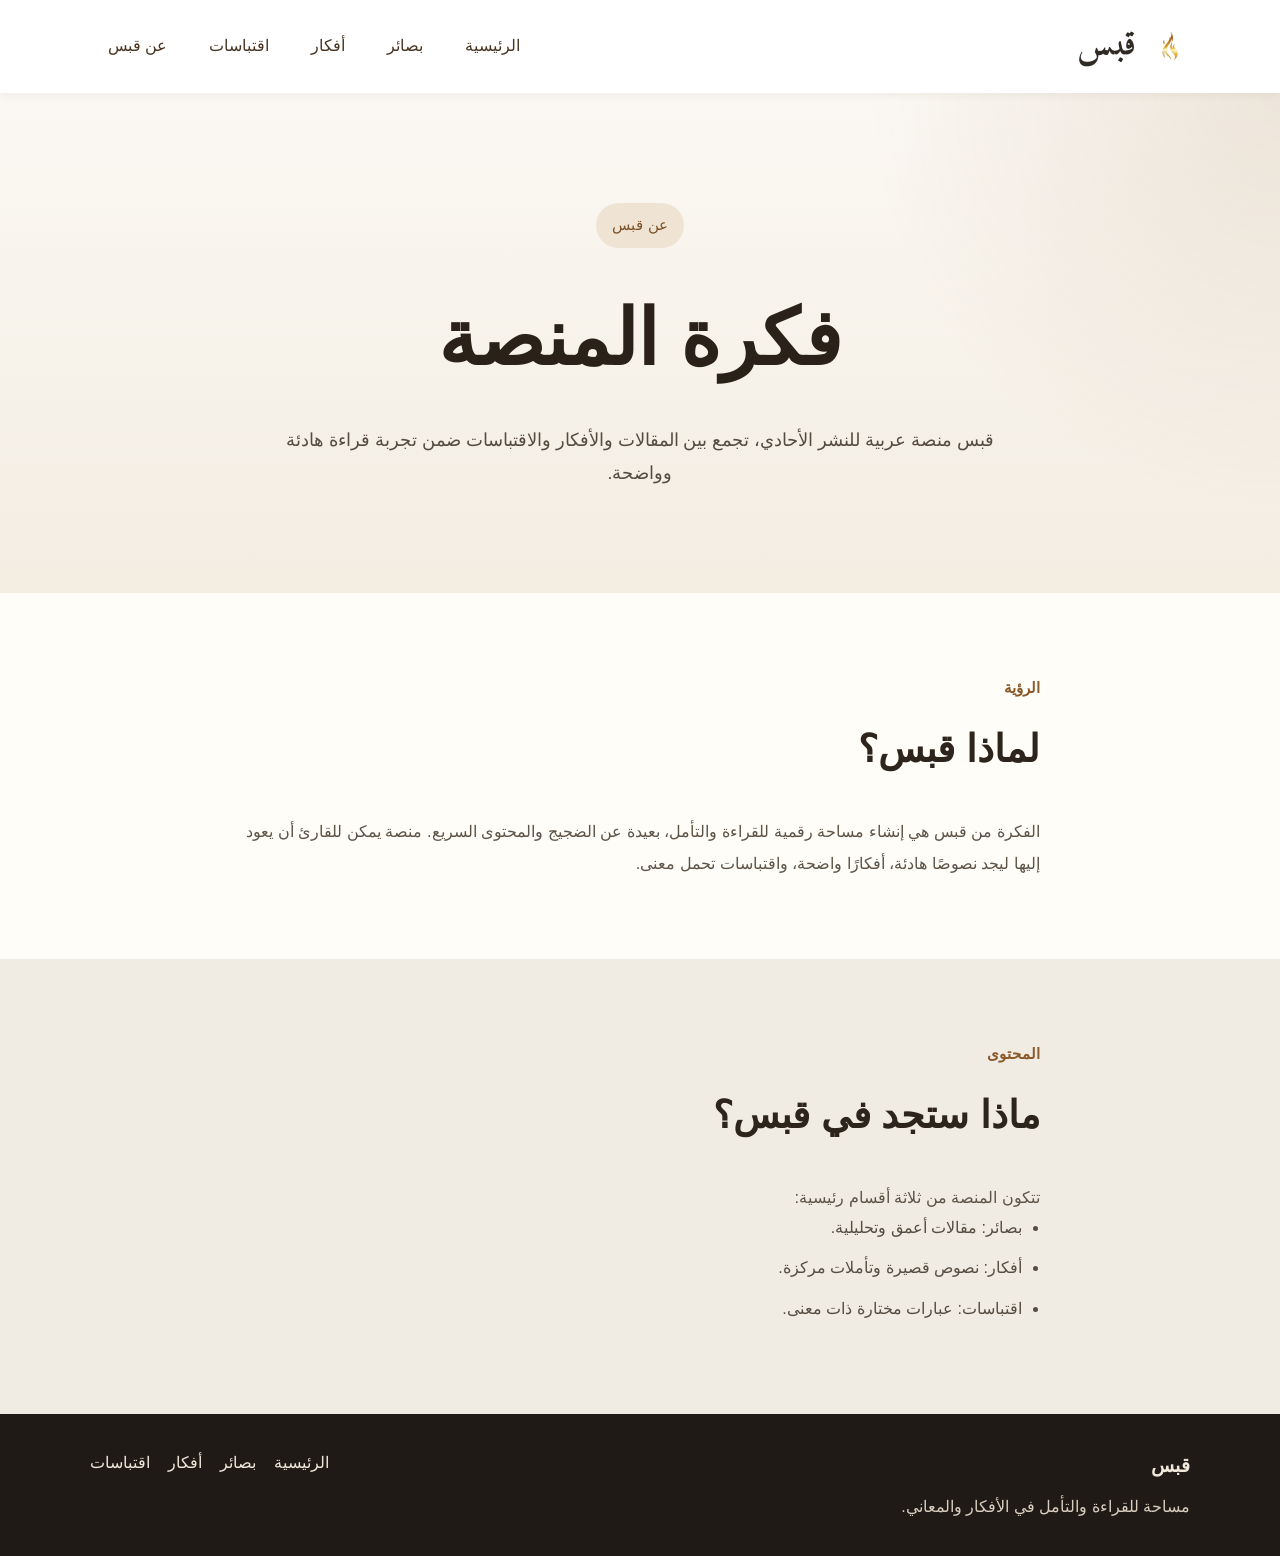
<file: qabas/pages/about.html>
<!DOCTYPE html>
<html lang="ar" dir="rtl">
<head>
  <!-- Basic page metadata -->
  <meta charset="UTF-8" />
  <meta name="viewport" content="width=device-width, initial-scale=1.0" />
  <title>عن قبس</title>
  <meta
    name="description"
    content="تعرف على فكرة منصة قبس ورسالتها والأقسام الأساسية التي تقدمها."
  />

  <!-- Google font for logo -->
  <link
    href="https://fonts.googleapis.com/css2?family=Amiri:wght@400;700&display=swap"
    rel="stylesheet"
  />

  <!-- Main stylesheet -->
  <link rel="stylesheet" href="../css/style.css" />
</head>

<body>
  <!-- Site header -->
  <header class="site-header">
    <div class="container header-content">
      <!-- Logo -->
      <a href="../index.html" class="logo" aria-label="العودة إلى الصفحة الرئيسية">
        <img src="../images/flame.png" alt="شعار قبس" />
        <span class="logo-text">قبس</span>
      </a>

      <!-- Mobile menu button -->
      <button class="menu-toggle" id="menuToggle" aria-label="فتح القائمة">
        ☰
      </button>

      <!-- Main navigation -->
      <nav class="main-nav" id="mainNav">
        <a href="../index.html">الرئيسية</a>
        <a href="basair.html">بصائر</a>
        <a href="afkar.html">أفكار</a>
        <a href="quotes.html">اقتباسات</a>
        <a href="about.html">عن قبس</a>
      </nav>
    </div>
  </header>

  <main>
    <!-- Hero section -->
    <section class="hero hero-inner">
      <div class="container hero-content">
        <p class="hero-tag">عن قبس</p>
        <h1>فكرة المنصة</h1>
        <p class="hero-text">
          قبس منصة عربية للنشر الأحادي، تجمع بين المقالات والأفكار والاقتباسات
          ضمن تجربة قراءة هادئة وواضحة.
        </p>
      </div>
    </section>

    <!-- Vision section -->
    <section class="section-space">
      <div class="container narrow">
        <div class="section-heading">
          <span class="section-kicker">الرؤية</span>
          <h2>لماذا قبس؟</h2>
        </div>

        <p class="section-text">
          الفكرة من قبس هي إنشاء مساحة رقمية للقراءة والتأمل، بعيدة عن الضجيج
          والمحتوى السريع. منصة يمكن للقارئ أن يعود إليها ليجد نصوصًا هادئة،
          أفكارًا واضحة، واقتباسات تحمل معنى.
        </p>
      </div>
    </section>

    <!-- Content overview section -->
    <section class="section-space alt-section">
      <div class="container narrow">
        <div class="section-heading">
          <span class="section-kicker">المحتوى</span>
          <h2>ماذا ستجد في قبس؟</h2>
        </div>

        <p class="section-text">
          تتكون المنصة من ثلاثة أقسام رئيسية:
        </p>

        <ul class="sidebar-list">
          <li>بصائر: مقالات أعمق وتحليلية.</li>
          <li>أفكار: نصوص قصيرة وتأملات مركزة.</li>
          <li>اقتباسات: عبارات مختارة ذات معنى.</li>
        </ul>
      </div>
    </section>
  </main>

  <!-- Site footer -->
  <footer class="site-footer">
    <div class="container footer-content">
      <div>
        <h3>قبس</h3>
        <p>مساحة للقراءة والتأمل في الأفكار والمعاني.</p>
      </div>

      <div class="footer-links">
        <a href="../index.html">الرئيسية</a>
        <a href="basair.html">بصائر</a>
        <a href="afkar.html">أفكار</a>
        <a href="quotes.html">اقتباسات</a>
      </div>
    </div>
  </footer>

  <!-- Main JavaScript file -->
  <script src="../js/script.js"></script>
</body>
</html>
</file>
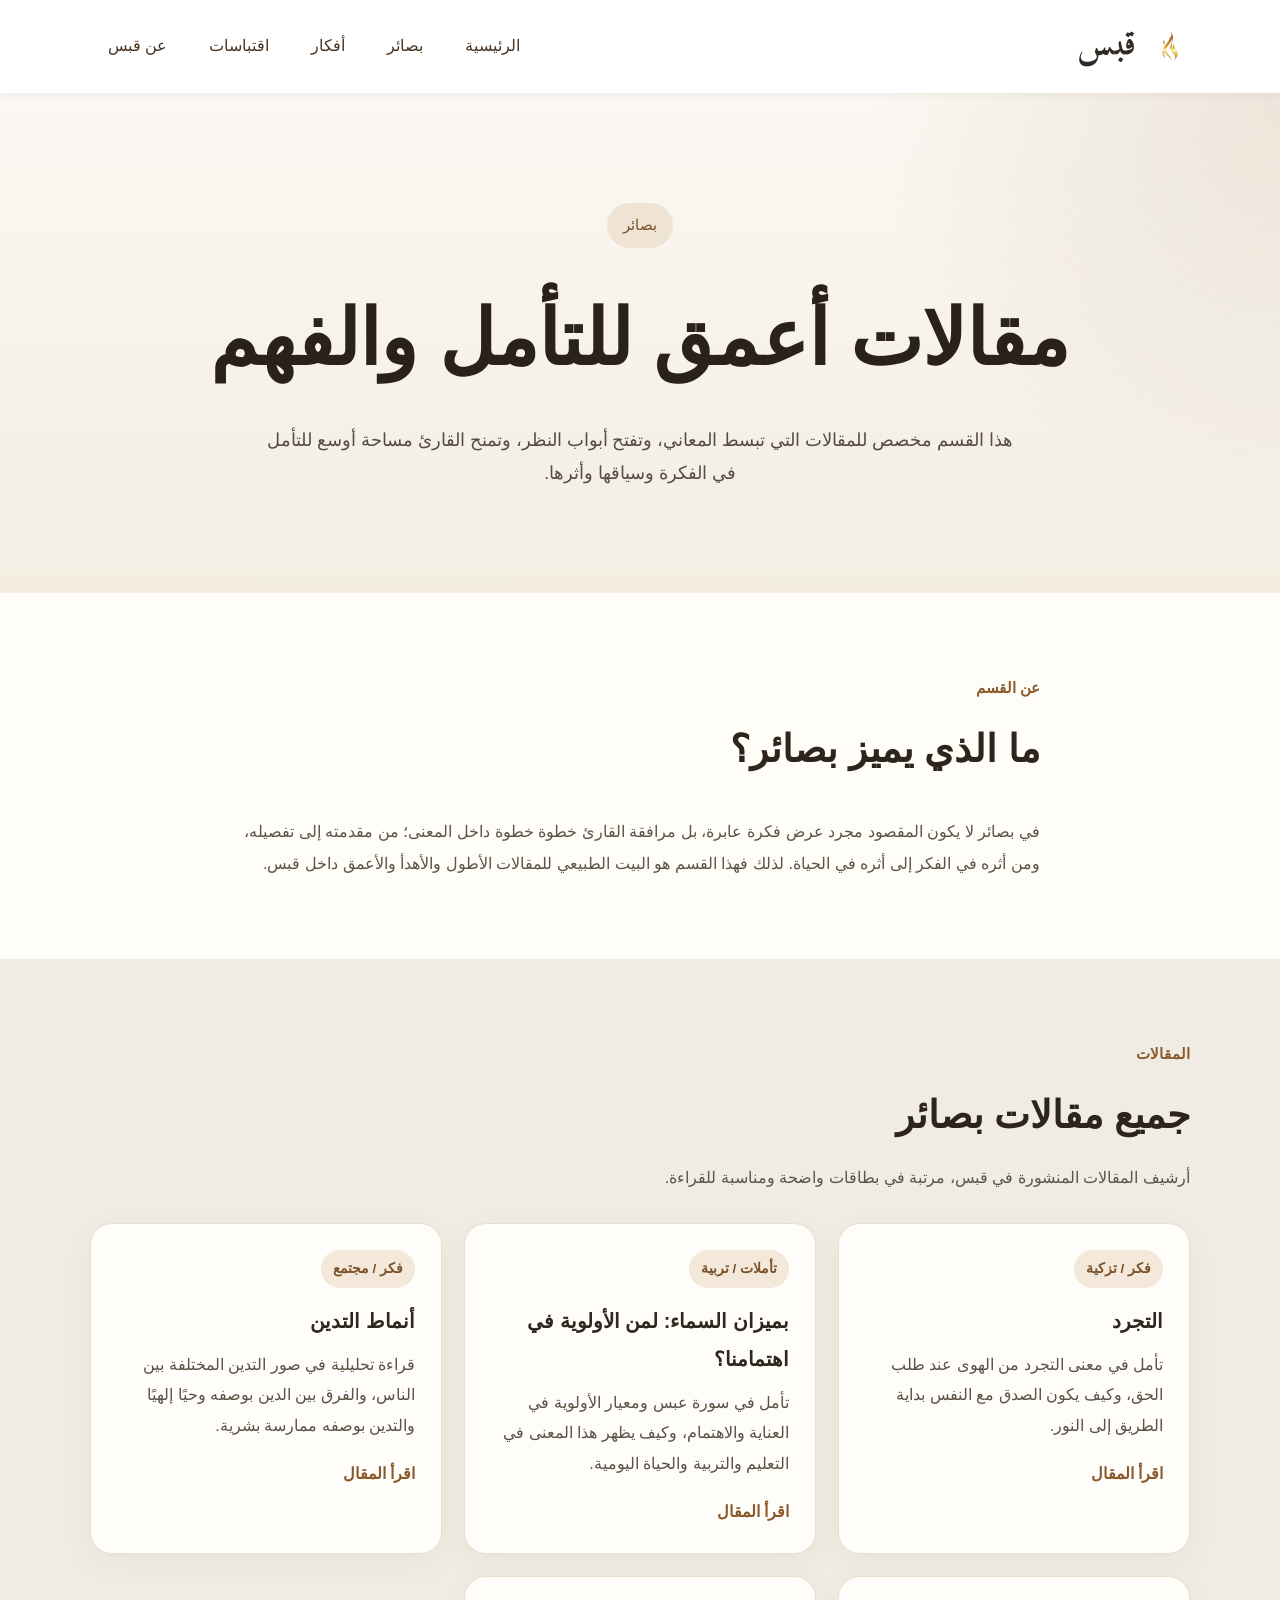
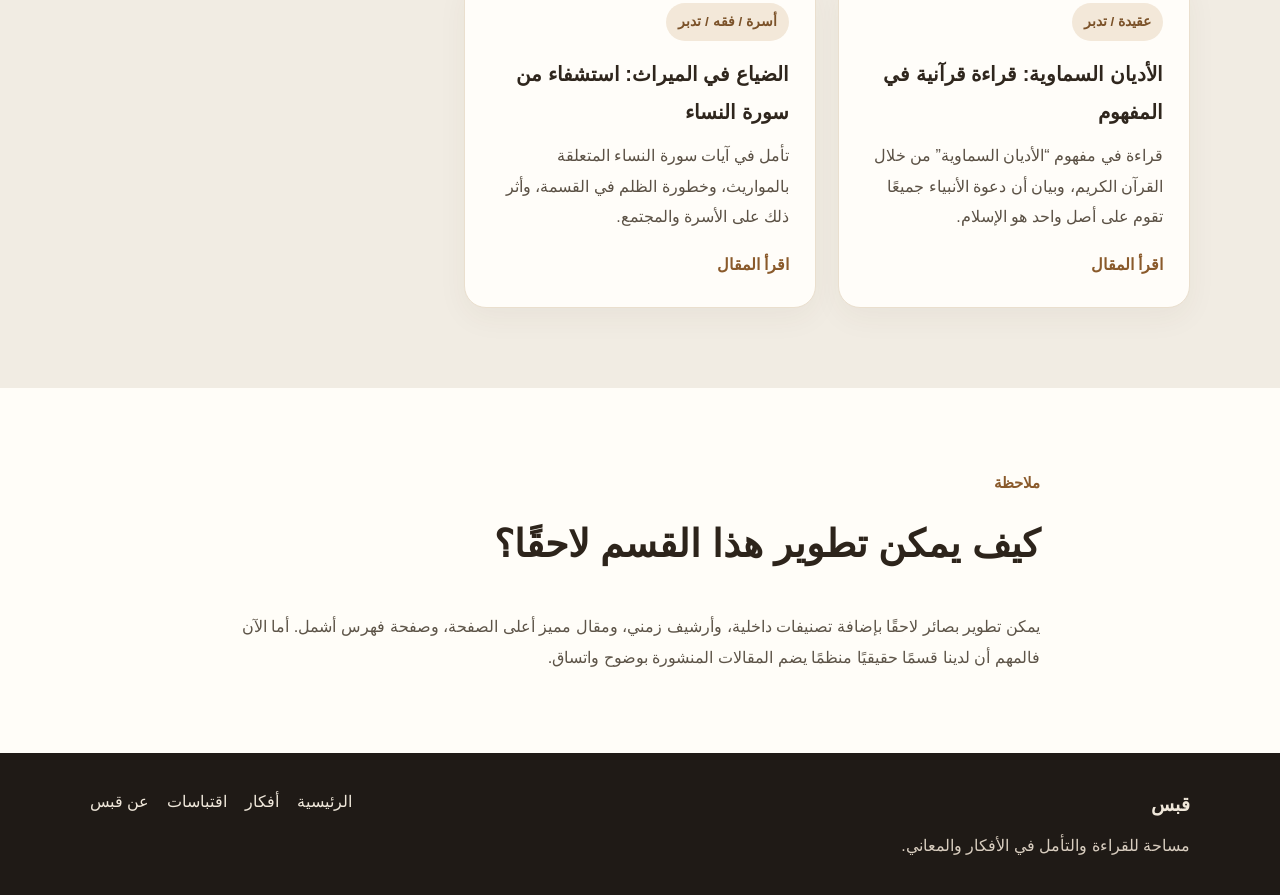
<file: qabas/pages/basair.html>
<!DOCTYPE html>
<html lang="ar" dir="rtl">
<head>
  <!-- Basic page metadata -->
  <meta charset="UTF-8" />
  <meta name="viewport" content="width=device-width, initial-scale=1.0" />
  <title>بصائر | قبس</title>
  <meta
    name="description"
    content="بصائر - قسم المقالات العميقة في منصة قبس."
  />

  <!-- Google font for logo -->
  <link
    href="https://fonts.googleapis.com/css2?family=Amiri:wght@400;700&display=swap"
    rel="stylesheet"
  />

  <!-- Main stylesheet -->
  <link rel="stylesheet" href="../css/style.css" />
</head>

<body>
  <!-- Site header -->
  <header class="site-header">
    <div class="container header-content">
      <!-- Logo -->
      <a href="../index.html" class="logo" aria-label="العودة إلى الصفحة الرئيسية">
        <img src="../images/flame.png" alt="شعار قبس" />
        <span class="logo-text">قبس</span>
      </a>

      <!-- Mobile menu button -->
      <button class="menu-toggle" id="menuToggle" aria-label="فتح القائمة">
        ☰
      </button>

      <!-- Main navigation -->
      <nav class="main-nav" id="mainNav">
        <a href="../index.html">الرئيسية</a>
        <a href="basair.html">بصائر</a>
        <a href="afkar.html">أفكار</a>
        <a href="quotes.html">اقتباسات</a>
        <a href="about.html">عن قبس</a>
      </nav>
    </div>
  </header>

  <main>
    <!-- Hero section -->
    <section class="hero hero-inner">
      <div class="container hero-content">
        <p class="hero-tag">بصائر</p>
        <h1>مقالات أعمق للتأمل والفهم</h1>
        <p class="hero-text">
          هذا القسم مخصص للمقالات التي تبسط المعاني، وتفتح أبواب النظر، وتمنح
          القارئ مساحة أوسع للتأمل في الفكرة وسياقها وأثرها.
        </p>
      </div>
    </section>

    <!-- About the section -->
    <section class="section-space">
      <div class="container narrow">
        <div class="section-heading">
          <span class="section-kicker">عن القسم</span>
          <h2>ما الذي يميز بصائر؟</h2>
        </div>

        <p class="section-text">
          في بصائر لا يكون المقصود مجرد عرض فكرة عابرة، بل مرافقة القارئ خطوة
          خطوة داخل المعنى؛ من مقدمته إلى تفصيله، ومن أثره في الفكر إلى أثره
          في الحياة. لذلك فهذا القسم هو البيت الطبيعي للمقالات الأطول والأهدأ
          والأعمق داخل قبس.
        </p>
      </div>
    </section>

    <!-- Articles archive -->
    <section class="section-space alt-section">
      <div class="container">
        <div class="section-heading">
          <span class="section-kicker">المقالات</span>
          <h2>جميع مقالات بصائر</h2>
          <p class="section-text">
            أرشيف المقالات المنشورة في قبس، مرتبة في بطاقات واضحة ومناسبة للقراءة.
          </p>
        </div>

        <div class="cards-grid cards-grid-large">
          <!-- Article card 1 -->
          <article class="card card-feature">
            <span class="card-badge">فكر / تزكية</span>
            <h3>التجرد</h3>
            <p>
              تأمل في معنى التجرد من الهوى عند طلب الحق، وكيف يكون الصدق مع النفس
              بداية الطريق إلى النور.
            </p>
            <a href="../articles/article-3.html" class="card-link">اقرأ المقال</a>
          </article>

          <!-- Article card 2 -->
          <article class="card card-feature">
            <span class="card-badge">تأملات / تربية</span>
            <h3>بميزان السماء: لمن الأولوية في اهتمامنا؟</h3>
            <p>
              تأمل في سورة عبس ومعيار الأولوية في العناية والاهتمام، وكيف يظهر هذا
              المعنى في التعليم والتربية والحياة اليومية.
            </p>
            <a href="../articles/article-5.html" class="card-link">اقرأ المقال</a>
          </article>

          <!-- Article card 3 -->
          <article class="card card-feature">
            <span class="card-badge">فكر / مجتمع</span>
            <h3>أنماط التدين</h3>
            <p>
              قراءة تحليلية في صور التدين المختلفة بين الناس، والفرق بين الدين
              بوصفه وحيًا إلهيًا والتدين بوصفه ممارسة بشرية.
            </p>
            <a href="../articles/article-4.html" class="card-link">اقرأ المقال</a>
          </article>

          <!-- Article card 4 -->
          <article class="card card-feature">
            <span class="card-badge">عقيدة / تدبر</span>
            <h3>الأديان السماوية: قراءة قرآنية في المفهوم</h3>
            <p>
              قراءة في مفهوم “الأديان السماوية” من خلال القرآن الكريم، وبيان أن
              دعوة الأنبياء جميعًا تقوم على أصل واحد هو الإسلام.
            </p>
            <a href="../articles/article-2.html" class="card-link">اقرأ المقال</a>
          </article>

          <!-- Article card 5 -->
          <article class="card card-feature">
            <span class="card-badge">أسرة / فقه / تدبر</span>
            <h3>الضياع في الميراث: استشفاء من سورة النساء</h3>
            <p>
              تأمل في آيات سورة النساء المتعلقة بالمواريث، وخطورة الظلم في القسمة،
              وأثر ذلك على الأسرة والمجتمع.
            </p>
            <a href="../articles/article-1.html" class="card-link">اقرأ المقال</a>
          </article>
        </div>
      </div>
    </section>

    <!-- Future development note -->
    <section class="section-space">
      <div class="container narrow">
        <div class="section-heading">
          <span class="section-kicker">ملاحظة</span>
          <h2>كيف يمكن تطوير هذا القسم لاحقًا؟</h2>
        </div>

        <p class="section-text">
          يمكن تطوير بصائر لاحقًا بإضافة تصنيفات داخلية، وأرشيف زمني، ومقال
          مميز أعلى الصفحة، وصفحة فهرس أشمل. أما الآن فالمهم أن لدينا قسمًا
          حقيقيًا منظمًا يضم المقالات المنشورة بوضوح واتساق.
        </p>
      </div>
    </section>
  </main>

  <!-- Site footer -->
  <footer class="site-footer">
    <div class="container footer-content">
      <div>
        <h3>قبس</h3>
        <p>مساحة للقراءة والتأمل في الأفكار والمعاني.</p>
      </div>

      <div class="footer-links">
        <a href="../index.html">الرئيسية</a>
        <a href="afkar.html">أفكار</a>
        <a href="quotes.html">اقتباسات</a>
        <a href="about.html">عن قبس</a>
      </div>
    </div>
  </footer>

  <!-- Main JavaScript file -->
  <script src="../js/script.js"></script>
</body>
</html>
</file>
<file: qabas/css/style.css>
/* ========================================
   1) Global reset and base styles
======================================== */

* {
  box-sizing: border-box;
}

html {
  scroll-behavior: smooth;
}

body {
  margin: 0;
  font-family: "IBM Plex Arabic", sans-serif;
  line-height: 1.9;
  color: #3b2a1a;
  background: #fffdf8;
}

a {
  text-decoration: none;
  color: inherit;
}

h1,
h2,
h3 {
  font-weight: 600;
}

/* ========================================
   2) Layout helpers
======================================== */

.container {
  width: min(1100px, calc(100% - 32px));
  margin: 0 auto;
}

.narrow {
  width: min(800px, 100%);
}

.section-space {
  padding: 80px 0;
}

.alt-section {
  background: #f1ece3;
}

.section-more {
  margin-top: 28px;
  text-align: center;
}

/* ========================================
   3) Header and navigation
======================================== */

.site-header {
  position: sticky;
  top: 0;
  z-index: 1000;
  background: #ffffff;
  box-shadow: 0 2px 10px rgba(0, 0, 0, 0.05);
}

.header-content {
  display: flex;
  align-items: center;
  justify-content: space-between;
  padding: 14px 0;
}

/* Main logo block */
.logo {
  display: flex;
  align-items: center;
  gap: 12px;
  font-size: 34px;
  font-family: "Amiri", serif;
  font-weight: 700;
  color: #2f2a24;
}

.logo img {
  width: 40px;
  height: auto;
}

.logo-text {
  letter-spacing: 2px;
}

/* Main navigation */
.main-nav {
  display: flex;
  align-items: center;
  gap: 24px;
}

.main-nav a {
  margin-left: 18px;
  color: #4a3522;
  font-weight: 500;
}

.main-nav a:hover {
  color: #b28a56;
}

/* Mobile menu button */
.menu-toggle {
  display: none;
  border: 0;
  background: transparent;
  font-size: 1.8rem;
  cursor: pointer;
  color: #3f2d1f;
}

/* ========================================
   4) Hero sections
======================================== */

.hero {
  padding: 110px 0 90px;
  background:
    radial-gradient(circle at top right, rgba(138, 90, 43, 0.12), transparent 30%),
    linear-gradient(to bottom, #fbf8f3, #f3ede2);
}

.hero-inner {
  padding: 95px 0 75px;
}

.hero-content {
  text-align: center;
}

.hero-tag {
  display: inline-block;
  margin-bottom: 18px;
  padding: 8px 16px;
  border-radius: 999px;
  background: #efe4d3;
  color: #7b5229;
  font-size: 0.95rem;
}

.hero h1 {
  margin: 0 0 12px;
  font-size: clamp(2.8rem, 6vw, 5rem);
  color: #2a2118;
}

.hero-text {
  width: min(750px, 100%);
  margin: 0 auto 28px;
  font-size: 1.1rem;
  color: #564b40;
}

.hero-actions {
  display: flex;
  justify-content: center;
  gap: 14px;
  flex-wrap: wrap;
}

/* ========================================
   5) Buttons and section headings
======================================== */

.btn {
  display: inline-block;
  padding: 14px 24px;
  border-radius: 14px;
  font-weight: 700;
  transition: 0.2s ease;
}

.btn-primary {
  background: #8a5a2b;
  color: #ffffff;
}

.btn-primary:hover {
  background: #74471d;
}

.btn-secondary {
  border: 1px solid #c9b79f;
  background: #fffaf4;
  color: #5d4834;
}

.btn-secondary:hover {
  background: #f1e7da;
}

.section-heading {
  margin-bottom: 30px;
}

.section-kicker {
  display: inline-block;
  margin-bottom: 10px;
  color: #8a5a2b;
  font-weight: 700;
  font-size: 0.95rem;
}

.section-heading h2 {
  margin: 0 0 10px;
  font-size: clamp(1.8rem, 3vw, 2.7rem);
  color: #2d241b;
}

.section-text {
  margin: 0;
  color: #5d5448;
  font-size: 1.03rem;
}

/* ========================================
   6) Cards and content grids
======================================== */

.cards-grid {
  display: grid;
  gap: 22px;
}

.cards-grid-large {
  grid-template-columns: repeat(3, 1fr);
}

.cards-grid-small {
  grid-template-columns: repeat(3, 1fr);
}

.card {
  background: #fffdf9;
  border: 1px solid #eadfce;
  border-radius: 22px;
  padding: 26px;
  box-shadow: 0 10px 30px rgba(74, 55, 34, 0.05);
}

.card h3,
.card-feature h3 {
  margin-top: 0;
  margin-bottom: 10px;
  color: #2f261d;
  font-size: 1.25rem;
}

.card p {
  margin: 0;
  color: #5b5145;
}

.card-badge {
  display: inline-block;
  margin-bottom: 14px;
  padding: 6px 12px;
  border-radius: 999px;
  background: #f3e8d9;
  color: #7b5229;
  font-size: 0.85rem;
  font-weight: 700;
}

.card-link {
  display: inline-block;
  margin-top: 18px;
  color: #8a5a2b;
  font-weight: 700;
}

/* ========================================
   7) Featured article and home page blocks
======================================== */

.featured-article {
  background: #fffaf2;
  padding: 40px;
  border-radius: 12px;
  box-shadow: 0 6px 18px rgba(0, 0, 0, 0.05);
}

.idea-home {
  max-width: 650px;
  margin: 0 auto;
  text-align: center;
  font-size: 1.2rem;
  line-height: 2;
}

.quote-highlight {
  text-align: center;
  font-size: 1.3rem;
  line-height: 2;
  color: #4b3520;
}

/* ========================================
   8) Article pages
======================================== */

.article-layout {
  display: grid;
  grid-template-columns: 2fr 320px;
  gap: 32px;
  align-items: start;
}

.article-content {
  background: #fffdf9;
  border: 1px solid #eadfce;
  border-radius: 22px;
  padding: 34px;
  box-shadow: 0 10px 30px rgba(74, 55, 34, 0.05);
}

/* Typography inside article content */
.article-content p {
  margin-top: 0;
  margin-bottom: 20px;
  color: #3f382f;
  font-size: 1.05rem;
  line-height: 2.1;
}

.article-content h2 {
  margin-top: 34px;
  margin-bottom: 12px;
  color: #2d241b;
  font-size: 1.45rem;
}

.article-meta {
  display: flex;
  gap: 12px;
  flex-wrap: wrap;
  margin-bottom: 24px;
  color: #7b6d5e;
  font-size: 0.95rem;
}

.article-meta span {
  background: #f3e8d9;
  color: #7b5229;
  padding: 7px 12px;
  border-radius: 999px;
}

/* Sidebar on article pages */
.article-sidebar {
  display: flex;
  flex-direction: column;
  gap: 20px;
}

.sidebar-card {
  background: #fffdf9;
  border: 1px solid #eadfce;
  border-radius: 22px;
  padding: 24px;
  box-shadow: 0 10px 30px rgba(74, 55, 34, 0.05);
}

.sidebar-card h3 {
  margin-top: 0;
  margin-bottom: 16px;
  color: #2f261d;
}

.sidebar-list {
  margin: 0;
  padding-right: 18px;
  color: #564d42;
}

.sidebar-list li {
  margin-bottom: 10px;
}

.sidebar-links {
  display: flex;
  flex-direction: column;
  gap: 12px;
}

.sidebar-links a {
  color: #8a5a2b;
  font-weight: 700;
}

/* ========================================
   9) Quotes
======================================== */

.quotes-grid {
  display: grid;
  grid-template-columns: repeat(2, 1fr);
  gap: 20px;
}

.quote-card {
  margin: 0;
  background: #ffffff;
  border-right: 5px solid #8a5a2b;
  border-radius: 18px;
  padding: 24px;
  color: #3e342b;
  box-shadow: 0 10px 26px rgba(60, 43, 24, 0.05);
}

.quote-card blockquote {
  margin: 0;
}

.quote-card p {
  margin: 0;
  font-size: 1.08rem;
}

.quote-source {
  margin-top: 16px;
  padding-top: 12px;
  border-top: 1px solid #eadfce;
  color: #7b5229;
  font-size: 0.95rem;
  font-weight: 700;
}

/* ========================================
   10) Ideas page
======================================== */

.idea-question {
  text-align: center;
  font-size: 1.4rem;
  line-height: 1.8;
  color: #5a3c1a;
}

/* Tags bar at top of ideas page */
.tags-bar {
  display: flex;
  flex-wrap: wrap;
  gap: 10px;
  justify-content: center;
}

.tag {
  background: #f1e7d8;
  padding: 6px 14px;
  border-radius: 20px;
  font-size: 0.9rem;
}

/* Ideas grid */
.ideas-grid {
  display: grid;
  grid-template-columns: repeat(auto-fit, minmax(280px, 1fr));
  gap: 30px;
}

.idea-card {
  background: #fffaf3;
  padding: 28px;
  border-radius: 12px;
  box-shadow: 0 4px 12px rgba(0, 0, 0, 0.05);
}

.featured-idea {
  border: 2px solid #e8d6b8;
}

.idea-label {
  margin-bottom: 10px;
  font-size: 0.9rem;
  color: #8a6a3a;
}

.idea-text {
  margin-bottom: 20px;
  font-size: 1.1rem;
  line-height: 1.9;
}

.idea-tags {
  margin-bottom: 15px;
}

.idea-tags span {
  background: #f3eadb;
  padding: 4px 10px;
  border-radius: 14px;
  margin-left: 6px;
  font-size: 0.85rem;
}

.idea-actions {
  display: flex;
  gap: 10px;
  margin-bottom: 16px;
}

.idea-actions button.active {
  background: #8a5a2b;
  color: white;
}

.agree-btn,
.disagree-btn {
  padding: 6px 12px;
  border: none;
  border-radius: 6px;
  cursor: pointer;
  background: #f0e2c6;
}

/* Comment box under each idea */
.idea-comment textarea {
  width: 100%;
  height: 70px;
  margin-top: 10px;
  padding: 8px;
  border: 1px solid #ddd;
  border-radius: 6px;
}

.send-comment {
  margin-top: 8px;
  padding: 6px 12px;
  border: none;
  background: #d9c4a0;
  border-radius: 6px;
  cursor: pointer;
}

/* ========================================
   11) Footer
======================================== */

.site-footer {
  background: #1f1a16;
  color: #efe7da;
  padding: 34px 0;
}

.footer-content {
  display: flex;
  justify-content: space-between;
  align-items: flex-start;
  gap: 24px;
}

.footer-content h3 {
  margin-top: 0;
  margin-bottom: 8px;
}

.footer-content p {
  margin: 0;
  color: #d8cdbf;
}

.footer-links {
  display: flex;
  gap: 18px;
  flex-wrap: wrap;
}

.footer-links a {
  color: #efe7da;
}

.footer-links a:hover {
  color: #d8b182;
}

/* ========================================
   12) Responsive styles
======================================== */

@media (max-width: 900px) {
  .cards-grid-large,
  .cards-grid-small,
  .quotes-grid {
    grid-template-columns: 1fr;
  }

  .article-layout {
    grid-template-columns: 1fr;
  }

  .footer-content {
    flex-direction: column;
  }
}

@media (max-width: 700px) {
  .menu-toggle {
    display: block;
  }

  .main-nav {
    position: absolute;
    top: 76px;
    right: 16px;
    left: 16px;
    display: none;
    flex-direction: column;
    align-items: stretch;
    gap: 0;
    background: #fffaf4;
    border: 1px solid #eadfce;
    border-radius: 18px;
    overflow: hidden;
    box-shadow: 0 12px 30px rgba(0, 0, 0, 0.08);
  }

  .main-nav a {
    margin-left: 0;
    padding: 14px 16px;
    border-bottom: 1px solid #efe5d6;
  }

  .main-nav a:last-child {
    border-bottom: 0;
  }

  .main-nav.active {
    display: flex;
  }

  .hero {
    padding: 90px 0 70px;
  }

  .section-space {
    padding: 65px 0;
  }

  .logo {
    font-size: 28px;
  }

  .logo img {
    width: 34px;
  }
}

<figure class="quote-card">
  <blockquote>
    <p>ليس من الوقار الأدب في البستان.</p>
  </blockquote>

  <button class="copy-quote-btn" type="button">نسخ الاقتباس</button>
  <figcaption class="quote-source">الشافعي</figcaption>
</figure>
</file>
